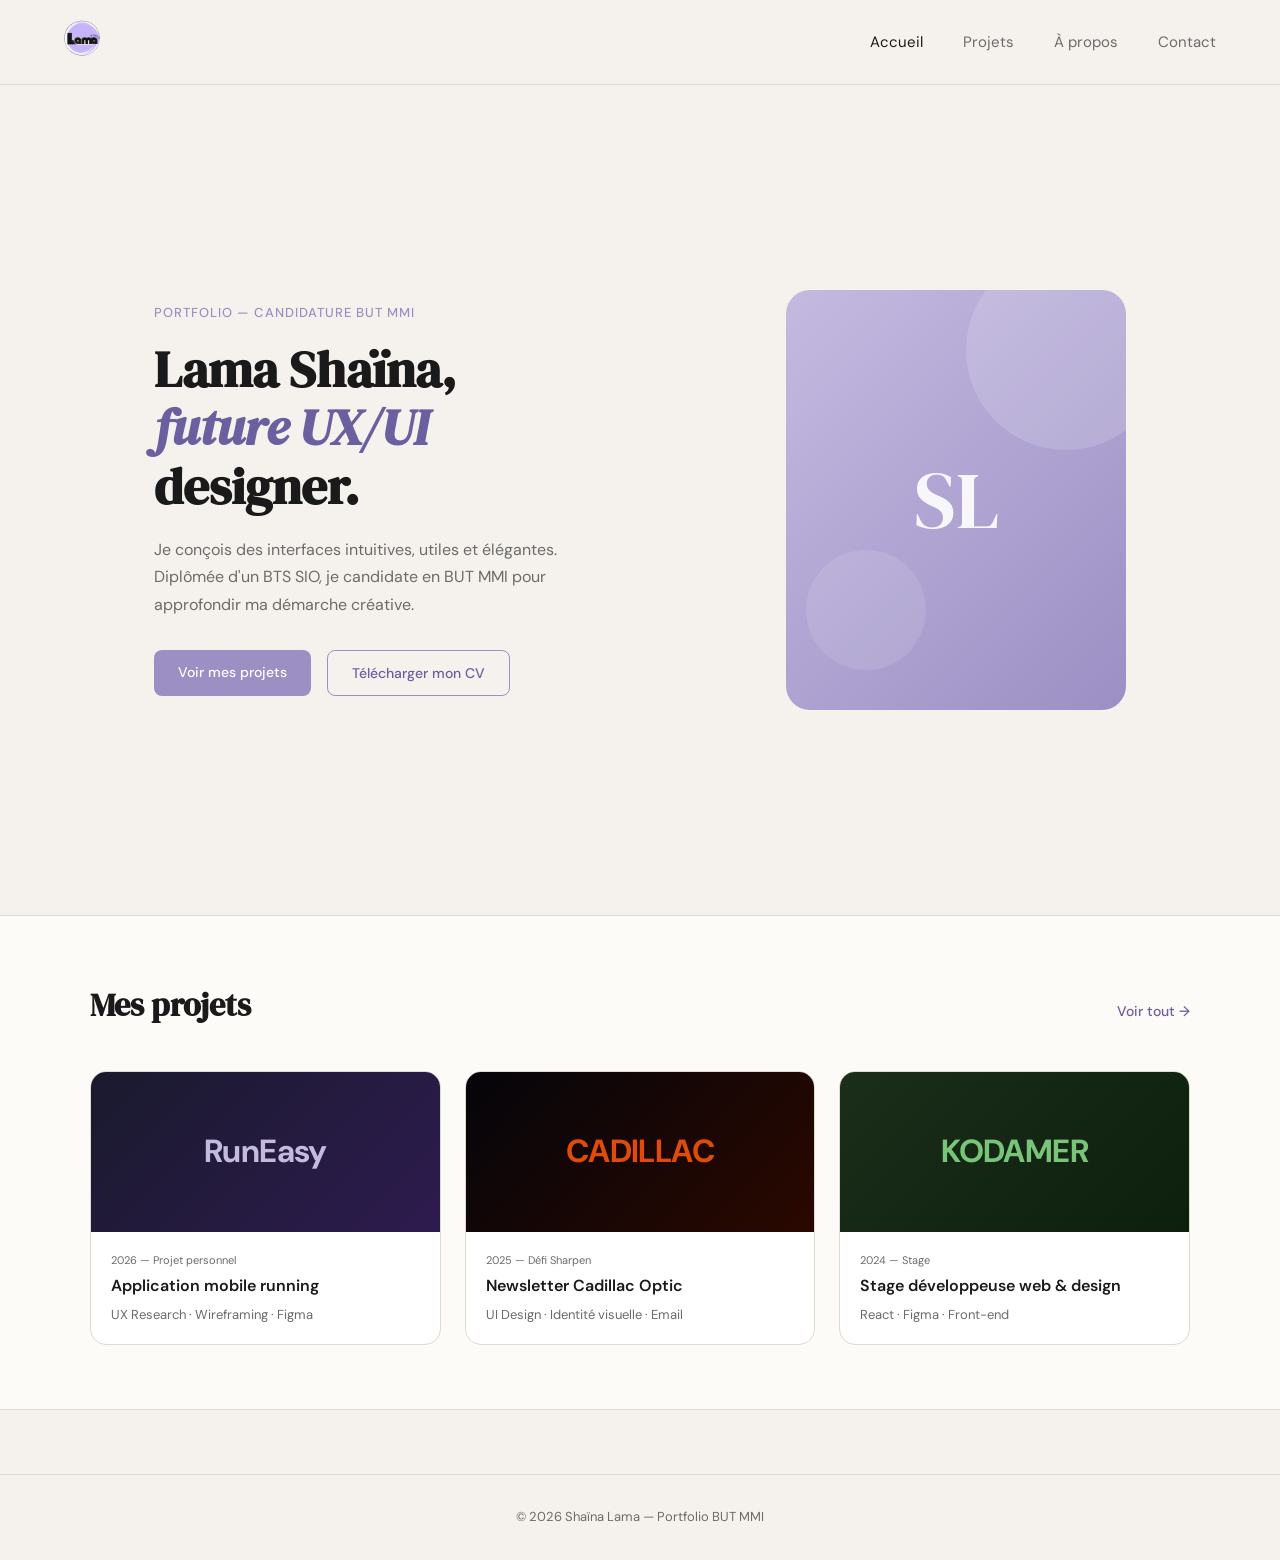
<file: index.html>
<!DOCTYPE html>
<html lang="fr">
<head>
  <meta charset="UTF-8" />
  <meta name="viewport" content="width=device-width, initial-scale=1.0"/>
  <title>Shaïna Lama — Portfolio</title>
  <link rel="stylesheet" href="style.css"/>
  <style>
    /* HERO */
    .hero {
      min-height: calc(100vh - 70px);
      display: flex;
      align-items: center;
      padding: 5rem 4rem;
      max-width: 1100px;
      margin: 0 auto;
      gap: 4rem;
    }

    .hero-content {
      flex: 1;
    }

    .hero-eyebrow {
      font-size: 13px;
      font-weight: 500;
      color: var(--violet);
      letter-spacing: 0.08em;
      text-transform: uppercase;
      margin-bottom: 1rem;
    }

    .hero h1 {
      font-family: 'DM Serif Display', serif;
      font-size: clamp(2.2rem, 4vw, 3.2rem);
      line-height: 1.15;
      color: var(--text);
      margin-bottom: 1.25rem;
    }

    .hero h1 em {
      font-style: italic;
      color: var(--violet-dark);
    }

    .hero-sub {
      font-size: 16px;
      color: var(--text-muted);
      max-width: 440px;
      margin-bottom: 2rem;
      line-height: 1.7;
    }

    .hero-btns {
      display: flex;
      gap: 1rem;
      flex-wrap: wrap;
    }

    .hero-visual {
      flex: 0 0 340px;
      height: 420px;
      background: linear-gradient(135deg, var(--violet-light) 0%, var(--violet) 100%);
      border-radius: 24px;
      display: flex;
      align-items: center;
      justify-content: center;
      position: relative;
      overflow: hidden;
    }

    .hero-visual::before {
      content: '';
      position: absolute;
      width: 200px;
      height: 200px;
      background: rgba(255,255,255,0.15);
      border-radius: 50%;
      top: -40px;
      right: -40px;
    }

    .hero-visual::after {
      content: '';
      position: absolute;
      width: 120px;
      height: 120px;
      background: rgba(255,255,255,0.1);
      border-radius: 50%;
      bottom: 40px;
      left: 20px;
    }

    .hero-initials {
      font-family: 'DM Serif Display', serif;
      font-size: 5rem;
      color: white;
      opacity: 0.9;
      z-index: 1;
    }

    /* PROJETS APERÇU */
    .projects-preview {
      background: var(--card-bg);
      border-top: 1px solid var(--border);
      border-bottom: 1px solid var(--border);
      padding: 4rem;
    }

    .projects-preview-inner {
      max-width: 1100px;
      margin: 0 auto;
    }

    .section-header {
      display: flex;
      align-items: baseline;
      justify-content: space-between;
      margin-bottom: 2.5rem;
    }

    .section-header h2 {
      font-family: 'DM Serif Display', serif;
      font-size: 2rem;
      color: var(--text);
    }

    .section-header a {
      font-size: 14px;
      color: var(--violet-dark);
      text-decoration: none;
      font-weight: 500;
    }

    .section-header a:hover {
      text-decoration: underline;
    }

    .cards-grid {
      display: grid;
      grid-template-columns: repeat(3, 1fr);
      gap: 1.5rem;
    }

    .project-card {
      background: white;
      border-radius: 16px;
      overflow: hidden;
      border: 1px solid var(--border);
      transition: transform 0.25s, box-shadow 0.25s;
      text-decoration: none;
      color: inherit;
      display: block;
    }

    .project-card:hover {
      transform: translateY(-4px);
      box-shadow: 0 12px 40px rgba(0,0,0,0.08);
    }

    .card-thumb {
      height: 160px;
      display: flex;
      align-items: center;
      justify-content: center;
      font-size: 2rem;
      font-weight: 700;
      letter-spacing: -0.02em;
    }

    .card-thumb.runeasy { background: linear-gradient(135deg, #1a1a2e 0%, #2d1b4e 100%); color: #C4BAE0; }
    .card-thumb.cadillac { background: linear-gradient(135deg, #05050A 0%, #2a0800 100%); color: #E04B0A; }
    .card-thumb.kodamer { background: linear-gradient(135deg, #1a2e1a 0%, #0d1f0d 100%); color: #7AC47A; }

    .card-body {
      padding: 1.25rem;
    }

    .card-year {
      font-size: 11px;
      color: var(--text-muted);
      margin-bottom: 4px;
    }

    .card-title {
      font-size: 16px;
      font-weight: 600;
      margin-bottom: 6px;
      color: var(--text);
    }

    .card-desc {
      font-size: 13px;
      color: var(--text-muted);
      line-height: 1.5;
    }

    @media (max-width: 768px) {
      .hero { flex-direction: column; padding: 3rem 1.5rem; min-height: auto; gap: 2rem; }
      .hero-visual { flex: none; width: 100%; height: 240px; }
      .cards-grid { grid-template-columns: 1fr; }
      .projects-preview { padding: 3rem 1.5rem; }
    }
  </style>
</head>
<body>

  <nav>
       <!--<a href="index.html" class="logo">
        <img src="logo.png" alt="logo" width="50px">
    </a>-->

      <a href="index.html" class="logo">
        <img src="logo.png" alt="logo" width="50px">
    </a>
    </div>
    <ul>
     <li><a href="index.html" class="active">Accueil</a></li>
      <li><a href="projets.html">Projets</a></li> 
      <li><a href="apropos.html">À propos</a></li>
      <li><a href="contact.html">Contact</a></li>
    </ul>
  </nav>

  <div class="hero">
    <div class="hero-content">
      <p class="hero-eyebrow fade-up">Portfolio — Candidature BUT MMI</p>
      <h1 class="fade-up-2">Lama Shaïna,<br/><em>future UX/UI</em><br/>designer.</h1>
      <p class="hero-sub fade-up-3">Je conçois des interfaces intuitives, utiles et élégantes. Diplômée d'un BTS SIO, je candidate en BUT MMI pour approfondir ma démarche créative.</p>
      <div class="hero-btns fade-up-4">
        <a href="projets.html" class="btn-primary">Voir mes projets</a>
        <a href="images/CV_Shaina_MMI.pdf" class="btn-outline" target="_blank">Télécharger mon CV</a>
      </div>
    </div>
    <div class="hero-visual fade-up-3">
      <span class="hero-initials">SL</span>
    </div>
  </div>

  <div class="projects-preview">
    <div class="projects-preview-inner">
      <div class="section-header">
        <h2>Mes projets</h2>
        <a href="projets.html">Voir tout →</a>
      </div>
      <div class="cards-grid">
        <a href="runeasy.html" class="project-card">
          <div class="card-thumb runeasy">RunEasy</div>
          <div class="card-body">
            <p class="card-year">2026 — Projet personnel</p>
            <p class="card-title">Application mobile running</p>
            <p class="card-desc">UX Research · Wireframing · Figma</p>
          </div>
        </a>
        <a href="cadillac.html" class="project-card">
          <div class="card-thumb cadillac">CADILLAC</div>
          <div class="card-body">
            <p class="card-year">2025 — Défi Sharpen</p>
            <p class="card-title">Newsletter Cadillac Optic</p>
            <p class="card-desc">UI Design · Identité visuelle · Email</p>
          </div>
        </a>
        <a href="kodamer.html" class="project-card">
          <div class="card-thumb kodamer">KODAMER</div>
          <div class="card-body">
            <p class="card-year">2024 — Stage</p>
            <p class="card-title">Stage développeuse web & design</p>
            <p class="card-desc">React · Figma · Front-end</p>
          </div>
        </a>
      </div>
    </div>
  </div>

  <footer>
    <p>© 2026 Shaïna Lama — Portfolio BUT MMI</p>
  </footer>

</body>
</html>
</file>
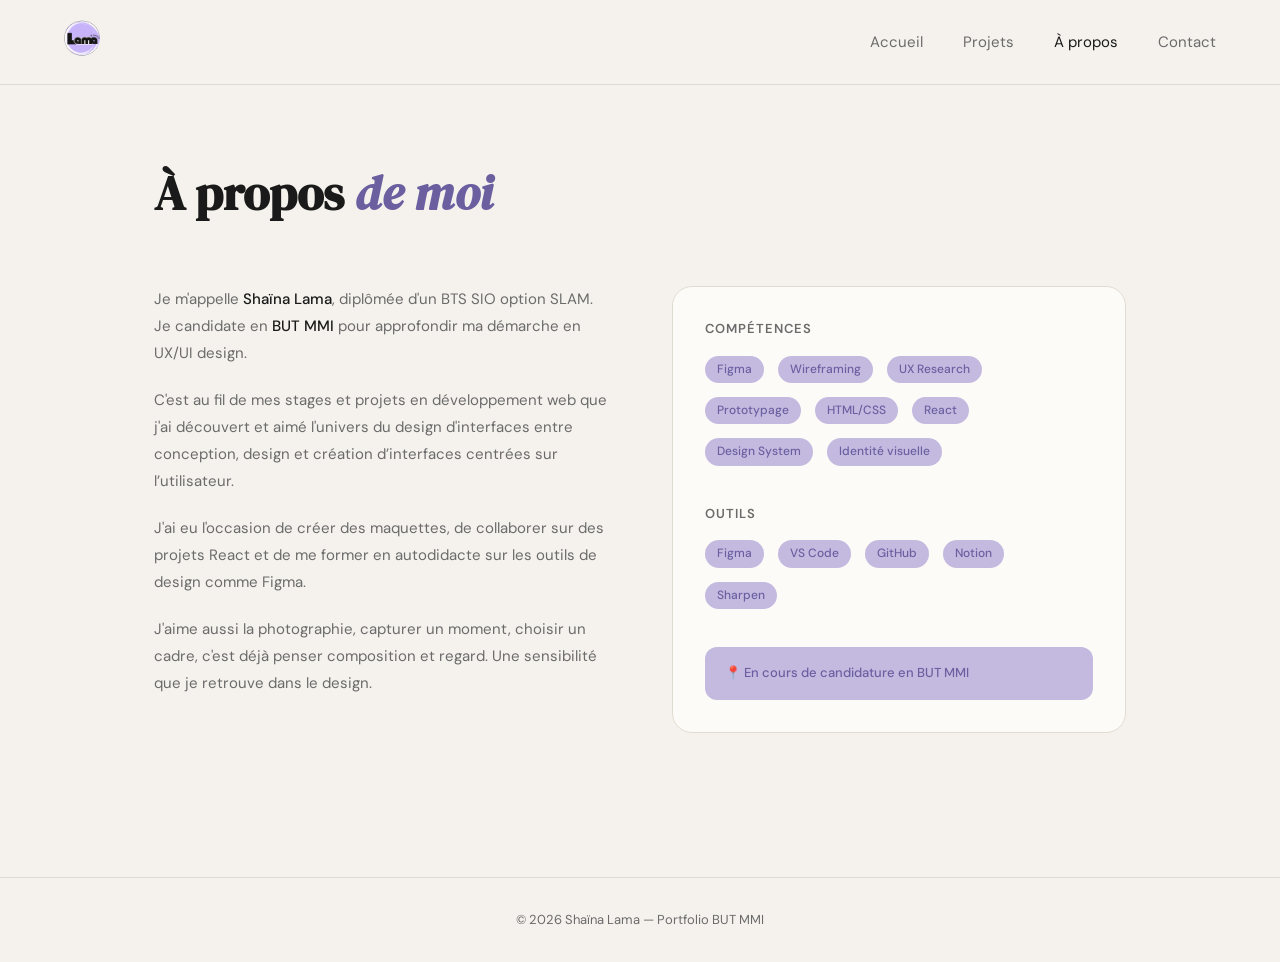
<file: apropos.html>
<!DOCTYPE html>
<html lang="fr">
<head>
  <meta charset="UTF-8"/>
  <meta name="viewport" content="width=device-width, initial-scale=1.0"/>
  <title>À propos — Shaïna Lama</title>
  <link rel="stylesheet" href="style.css"/>
  <style>
    .about-hero {
      max-width: 1100px;
      margin: 0 auto;
      padding: 5rem 4rem 3rem;
    }

    .about-hero h1 {
      font-family: 'DM Serif Display', serif;
      font-size: clamp(2rem, 4vw, 3rem);
      line-height: 1.2;
      margin-bottom: 1rem;
    }

    .about-hero h1 em {
      font-style: italic;
      color: var(--violet-dark);
    }

    .about-grid {
      max-width: 1100px;
      margin: 0 auto;
      padding: 0 4rem 5rem;
      display: grid;
      grid-template-columns: 1fr 1fr;
      gap: 4rem;
      align-items: start;
    }

    .about-text p {
      font-size: 15px;
      color: var(--text-muted);
      line-height: 1.8;
      margin-bottom: 1.25rem;
    }

    .about-text p strong {
      color: var(--text);
      font-weight: 500;
    }

    .skills-block {
      background: var(--card-bg);
      border: 1px solid var(--border);
      border-radius: 20px;
      padding: 2rem;
    }

    .skills-block h3 {
      font-size: 13px;
      font-weight: 600;
      letter-spacing: 0.08em;
      text-transform: uppercase;
      color: var(--text-muted);
      margin-bottom: 1rem;
    }

    .skills-list {
      display: flex;
      flex-wrap: wrap;
      gap: 8px;
      margin-bottom: 2rem;
    }

    .dispo-box {
      background: var(--violet-light);
      border-radius: 12px;
      padding: 1rem 1.25rem;
      margin-top: 1.5rem;
    }

    .dispo-box p {
      font-size: 13px;
      color: var(--violet-dark);
      font-weight: 500;
      margin: 0;
    }

    @media (max-width: 768px) {
      .about-hero { padding: 3rem 1.5rem 2rem; }
      .about-grid { grid-template-columns: 1fr; padding: 0 1.5rem 3rem; gap: 2rem; }
    }
  </style>
</head>
<body>

  <nav>
    <a href="index.html" class="logo">
        <img src="logo.png" alt="logo" width="50px">
    </a>
    </div>
    <ul>
      <li><a href="index.html">Accueil</a></li>
      <li><a href="projets.html">Projets</a></li>
      <li><a href="apropos.html" class="active">À propos</a></li>
      <li><a href="contact.html">Contact</a></li>
    </ul>
  </nav>

  <div class="about-hero">
    <h1 class="fade-up">À propos <em>de moi</em></h1>
  </div>

  <div class="about-grid">
    <div class="about-text fade-up-2">
      <p>Je m'appelle <strong>Shaïna Lama</strong>, diplômée d'un BTS SIO option SLAM. Je candidate en <strong>BUT MMI</strong> pour approfondir ma démarche en UX/UI design.</p>
      <p>C'est au fil de mes stages et projets en développement web que j'ai découvert et aimé l'univers du design d'interfaces entre conception, design et création d’interfaces centrées sur l’utilisateur.</p>
      <p>J'ai eu l'occasion de créer des maquettes, de collaborer sur des projets React et de me former en autodidacte sur les outils de design comme Figma.</p>
      <p>J'aime aussi la photographie, capturer un moment, choisir un cadre, c'est déjà penser composition et regard. Une sensibilité que je retrouve dans le design.</p>
    </div>

    <div class="fade-up-3">
      <div class="skills-block">
        <h3>Compétences</h3>
        <div class="skills-list">
          <span class="tag">Figma</span>
          <span class="tag">Wireframing</span>
          <span class="tag">UX Research</span>
          <span class="tag">Prototypage</span>
          <span class="tag">HTML/CSS</span>
          <span class="tag">React</span>
          <span class="tag">Design System</span>
          <span class="tag">Identité visuelle</span>
        </div>

        <h3>Outils</h3>
        <div class="skills-list">
          <span class="tag">Figma</span>
          <span class="tag">VS Code</span>
          <span class="tag">GitHub</span>
          <span class="tag">Notion</span>
          <span class="tag">Sharpen</span>
        </div>

        <div class="dispo-box">
          <p>📍 En cours de candidature en BUT MMI</p>
        </div>
      </div>
    </div>
  </div>

  <footer>
    <p>© 2026 Shaïna Lama — Portfolio BUT MMI</p>
  </footer>

</body>
</html>
</file>
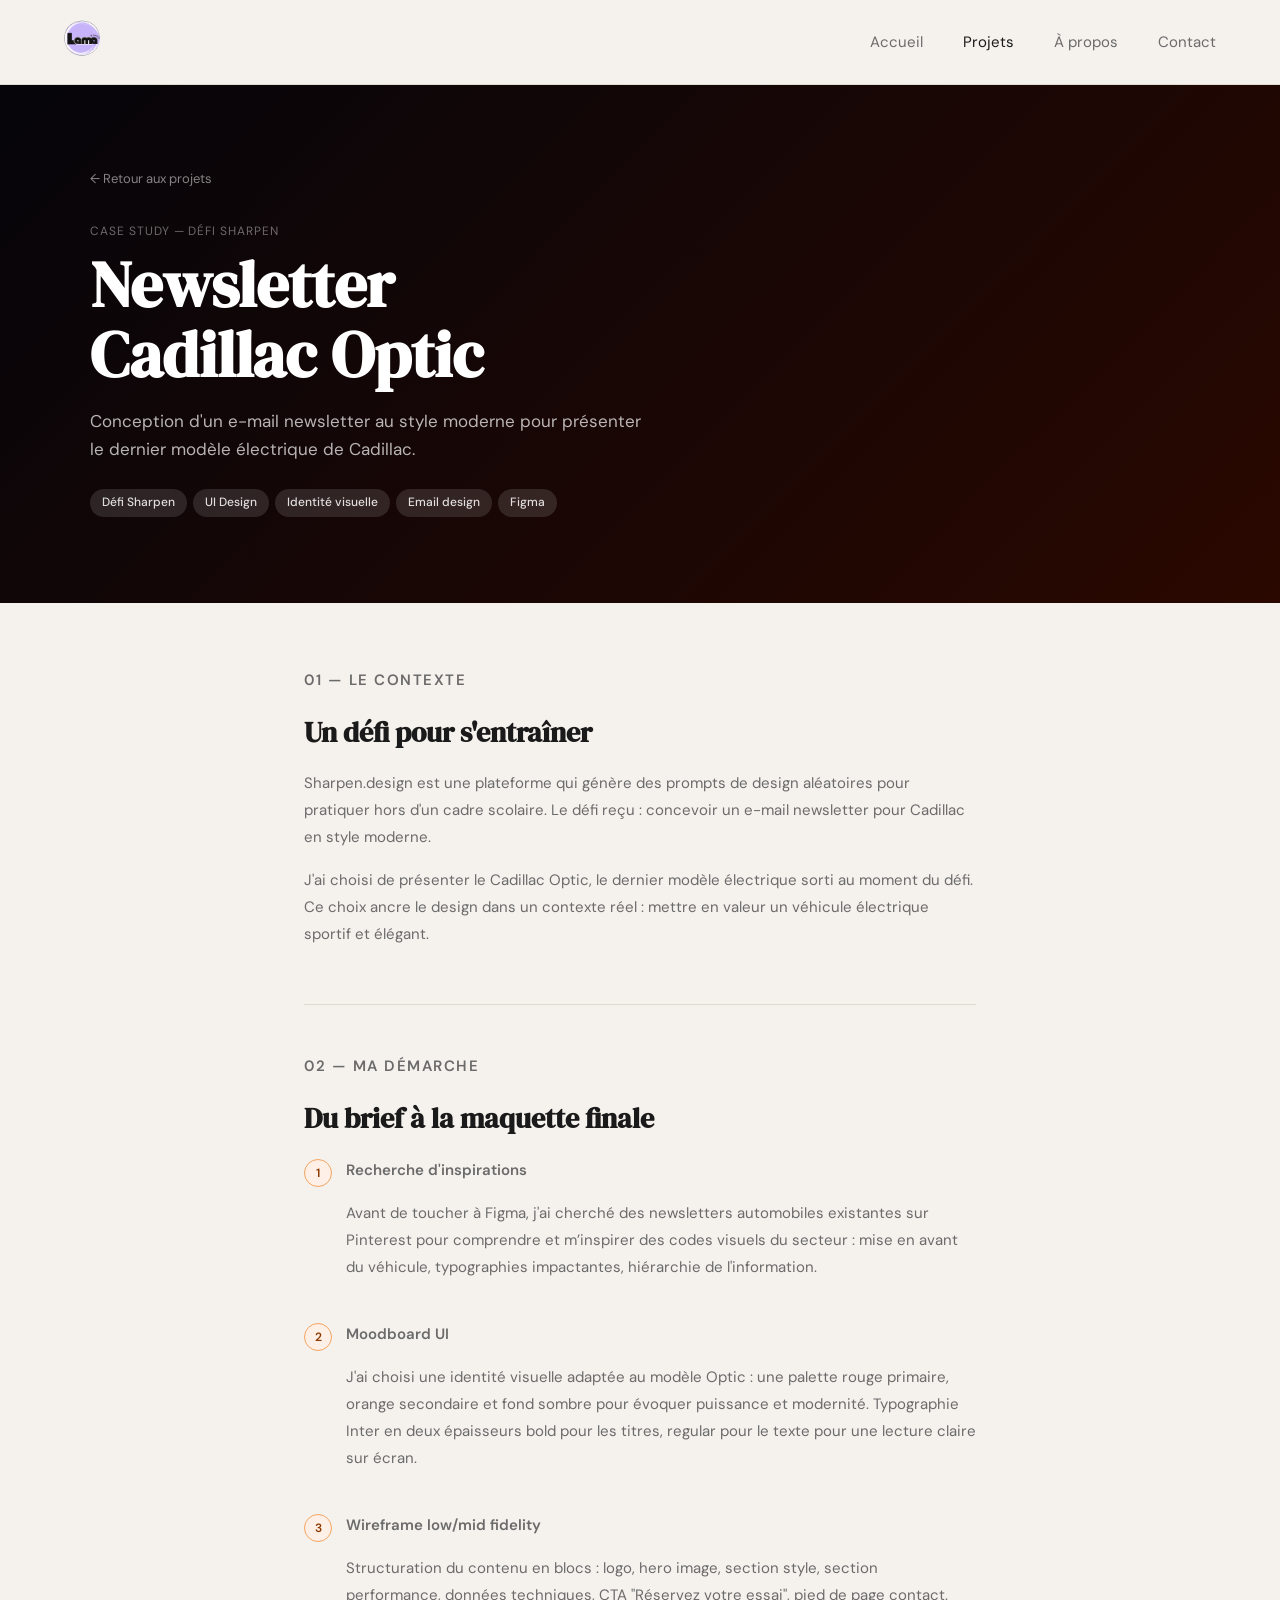
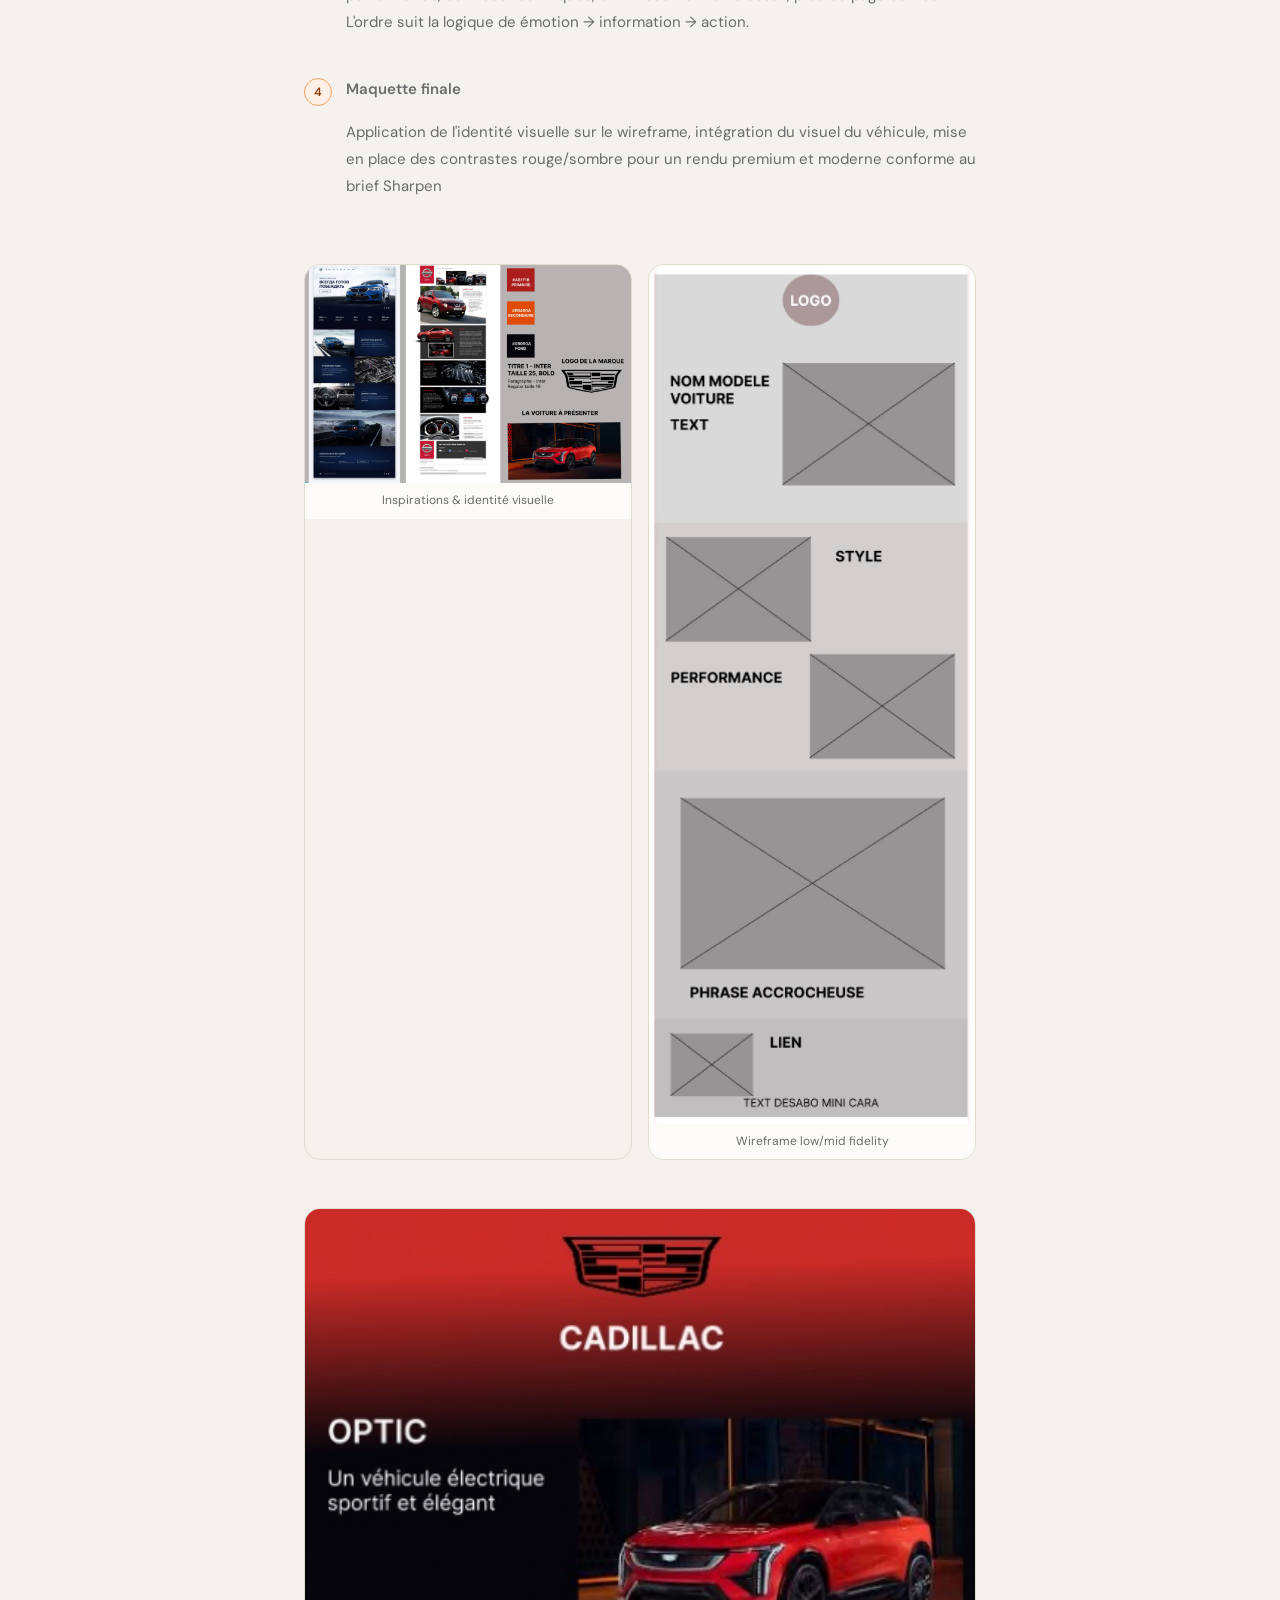
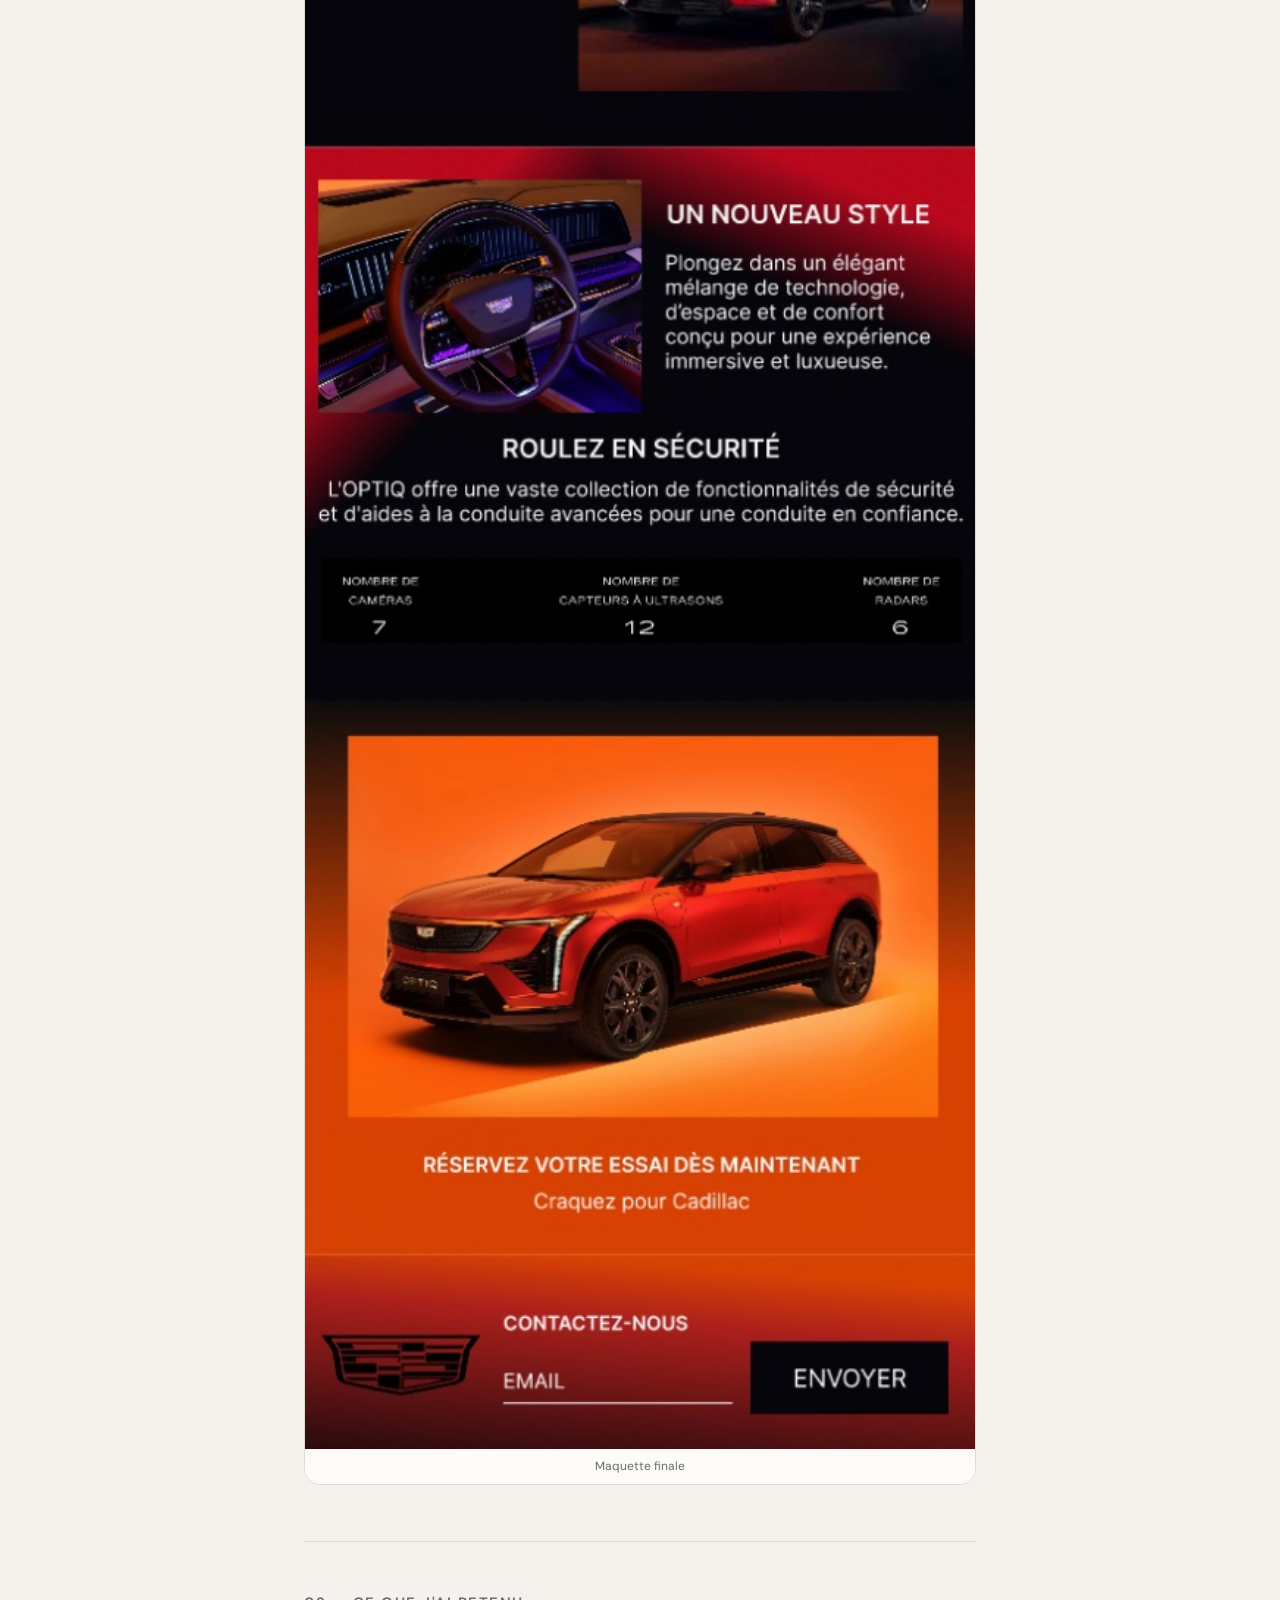
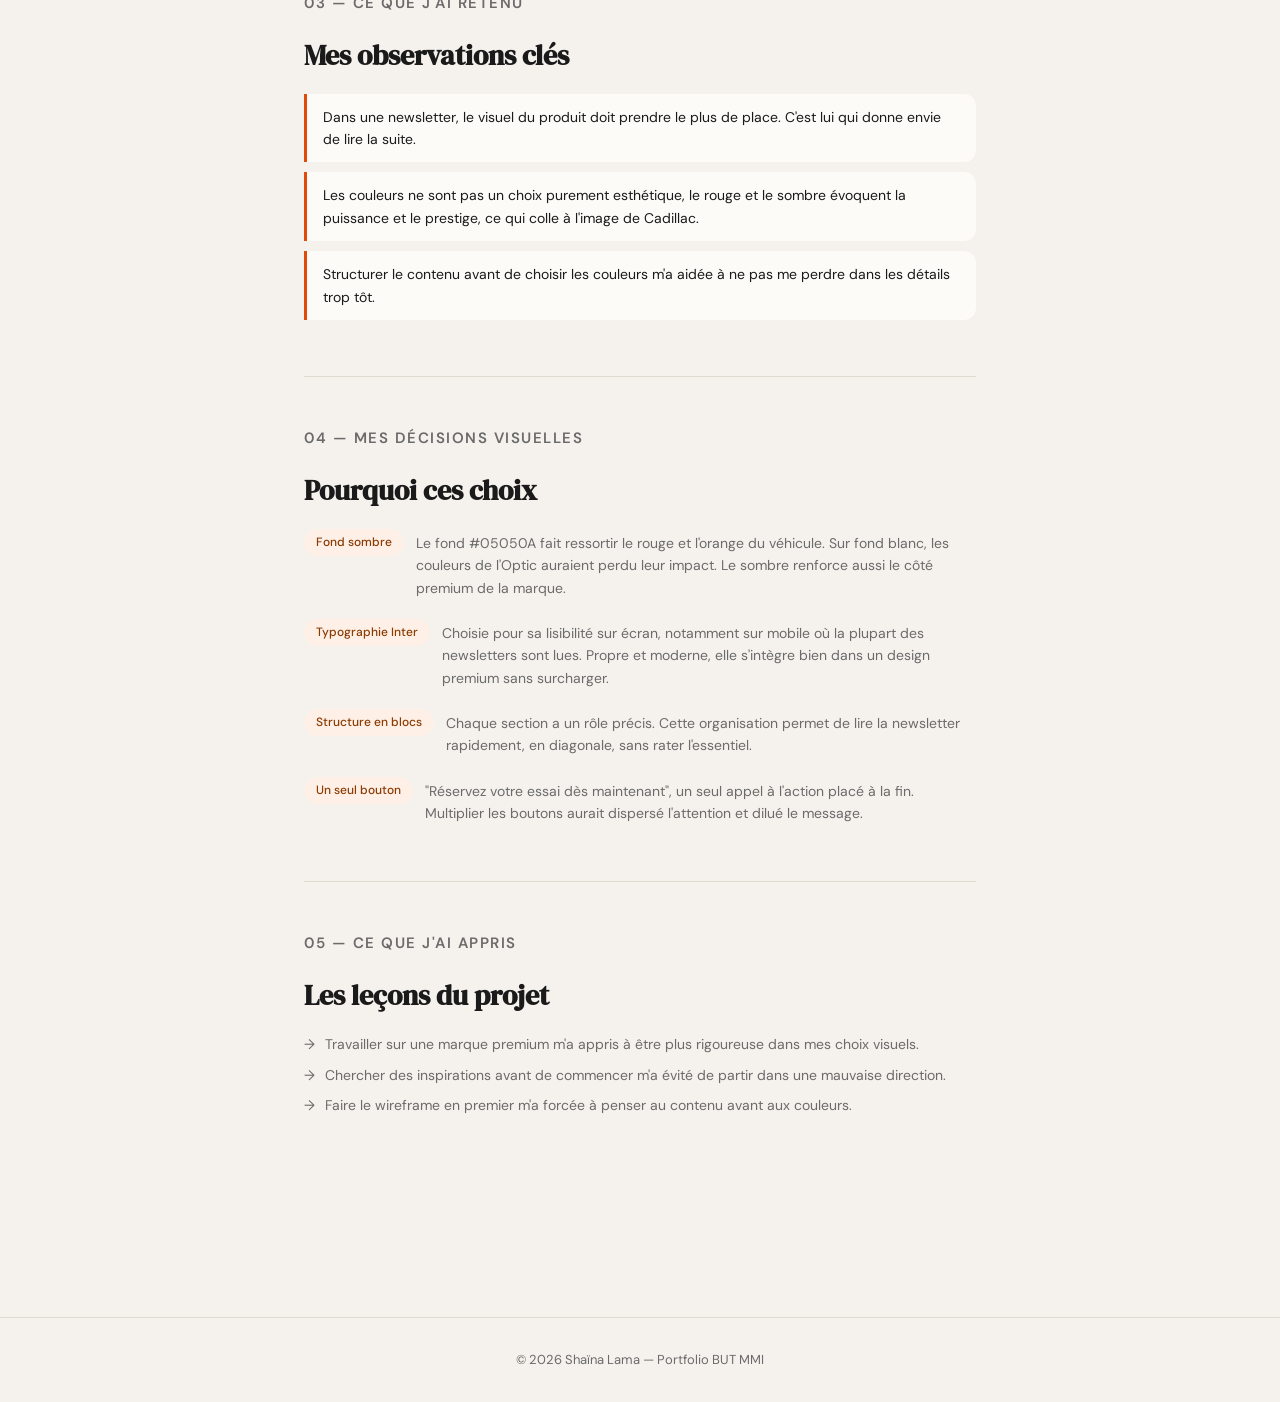
<file: cadillac.html>
<!DOCTYPE html>
<html lang="fr">
<head>
  <meta charset="UTF-8"/>
  <meta name="viewport" content="width=device-width, initial-scale=1.0"/>
  <title>Newsletter Cadillac — Shaïna Lama</title>
  <link rel="stylesheet" href="style.css"/>
  <style>
    .cs-hero { background:linear-gradient(135deg,#05050A 0%,#2a0800 100%); padding:5rem 4rem; color:white; }
    .cs-hero-inner { max-width:1100px; margin:0 auto; }
    .back-link { display:inline-flex; align-items:center; gap:6px; font-size:13px; color:rgba(255,255,255,0.5); text-decoration:none; margin-bottom:2rem; transition:color 0.2s; }
    .back-link:hover { color:white; }
    .cs-hero h1 { font-family:'DM Serif Display',serif; font-size:clamp(2.5rem,5vw,4rem); line-height:1.1; margin-bottom:1rem; color:white; }
    .cs-hero p { font-size:17px; color:rgba(255,255,255,0.7); max-width:560px; line-height:1.7; margin-bottom:1.5rem; }
    .cs-hero .tag { background:rgba(255,255,255,0.12); color:rgba(255,255,255,0.85); }
    .cs-body { max-width:800px; margin:0 auto; padding:4rem 4rem 5rem; }
    .cs-section { margin-bottom:3.5rem; }
    .cs-label { font-size:11px; font-weight:600; letter-spacing:0.1em; text-transform:uppercase; color:#E04B0A; margin-bottom:1rem; }
    .cs-section h2 { font-family:'DM Serif Display',serif; font-size:1.75rem; margin-bottom:1rem; color:var(--text); }
    .cs-section p { font-size:15px; color:var(--text-muted); line-height:1.8; margin-bottom:1rem; }
    .step-row { display:flex; gap:14px; margin-bottom:1.5rem; align-items:flex-start; }
    .step-num { width:28px; height:28px; border-radius:50%; background:#FEF0E7; border:1.5px solid #F4A460; display:flex; align-items:center; justify-content:center; font-size:12px; font-weight:600; color:#8B3A00; flex-shrink:0; margin-top:2px; }
    .step-title { font-size:14px; font-weight:600; color:var(--text); margin:0 0 3px; }
    .step-desc { font-size:14px; color:var(--text-muted); margin:0; line-height:1.6; }
    .insight { border-left:3px solid #E04B0A; padding:0.75rem 1rem; background:var(--card-bg); border-radius:0 12px 12px 0; margin-bottom:10px; font-size:14px; color:var(--text); line-height:1.6; }
    .choice-item { display:flex; gap:12px; margin-bottom:1.25rem; align-items:flex-start; }
    .choice-chip { font-size:12px; font-weight:500; background:#FEF0E7; color:#8B3A00; padding:4px 12px; border-radius:20px; white-space:nowrap; flex-shrink:0; }
    .choice-item p { font-size:14px; color:var(--text-muted); line-height:1.6; margin:0; padding-top:3px; }
    .next-item { display:flex; gap:10px; font-size:14px; color:var(--text-muted); line-height:1.6; margin-bottom:8px; }
    .divider { border:none; border-top:1px solid var(--border); margin:3rem 0; }
    .img-block { margin:1.5rem 0; border-radius:16px; overflow:hidden; border:1px solid var(--border); }
    .img-block img { width:100%; display:block; }
    .img-caption { font-size:12px; color:var(--text-muted); text-align:center; padding:0.5rem; background:var(--card-bg); }
    .img-grid { display:grid; grid-template-columns:1fr 1fr; gap:1rem; margin:1.5rem 0; }
    @media (max-width:768px) { .cs-hero{padding:3rem 1.5rem;} .cs-body{padding:3rem 1.5rem;} .img-grid{grid-template-columns:1fr;} }
  </style>
</head>
<body>
  <nav>
    <!--<a href="index.html" class="logo">
        <img src="logo.png" alt="logo" width="50px">
    </a>-->

    <a href="index.html" class="logo">
      <img src="logo.png" alt="logo" width="50px">
  </a>
    <ul>
      <li><a href="index.html">Accueil</a></li>
      <li><a href="projets.html" class="active">Projets</a></li>
      <li><a href="apropos.html">À propos</a></li>
      <li><a href="contact.html">Contact</a></li>
    </ul>
  </nav>

  <div class="cs-hero">
    <div class="cs-hero-inner">
      <a href="projets.html" class="back-link">← Retour aux projets</a>
      <p style="font-size:12px;color:rgba(255,255,255,0.4);margin-bottom:8px;text-transform:uppercase;letter-spacing:0.08em;">Case study — Défi Sharpen</p>
      <h1>Newsletter<br/>Cadillac Optic</h1>
      <p>Conception d'un e-mail newsletter au style moderne pour présenter le dernier modèle électrique de Cadillac.</p>
      <span class="tag">Défi Sharpen</span><span class="tag">UI Design</span><span class="tag">Identité visuelle</span><span class="tag">Email design</span><span class="tag">Figma</span>
    </div>
  </div>

  <div class="cs-body">
    <div class="cs-section">
      <p class="cs-label">01 — Le contexte</p>
      <h2>Un défi pour s'entraîner</h2>
      <p>Sharpen.design est une plateforme qui génère des prompts de design aléatoires pour pratiquer hors d'un cadre scolaire. Le défi reçu : concevoir un e-mail newsletter pour Cadillac en style moderne.</p>
      <p>J'ai choisi de présenter le Cadillac Optic, le dernier modèle électrique sorti au moment du défi. Ce choix ancre le design dans un contexte réel : mettre en valeur un véhicule électrique sportif et élégant.</p>
    </div>

    <hr class="divider"/>

    <div class="cs-section">
      <p class="cs-label">02 — Ma démarche</p>
      <h2>Du brief à la maquette finale</h2>
      <div class="step-row">
        <div class="step-num">1</div>
        <div><p class="step-title">Recherche d'inspirations</p><p class="step-desc">Avant de toucher à Figma, j'ai cherché des newsletters automobiles existantes sur Pinterest pour comprendre et m’inspirer des codes visuels du secteur : mise en avant du véhicule, typographies impactantes, hiérarchie de l'information.</p></div>
      </div>
      <div class="step-row">
        <div class="step-num">2</div>
        <div><p class="step-title">Moodboard UI</p><p class="step-desc">J'ai choisi une identité visuelle adaptée au modèle Optic : une palette rouge primaire, orange secondaire et fond sombre pour évoquer puissance et modernité.
          Typographie Inter en deux épaisseurs bold pour les titres, regular pour le texte pour une lecture claire sur écran.</p></div>
      </div>
      <div class="step-row">
        <div class="step-num">3</div>
        <div><p class="step-title">Wireframe low/mid fidelity</p><p class="step-desc">Structuration du contenu en blocs : logo, hero image, section style, section performance, données techniques, CTA "Réservez votre essai", pied de page contact. L'ordre suit la logique de émotion → information → action.</p></div>
      </div>
      <div class="step-row">
        <div class="step-num">4</div>
        <div><p class="step-title">Maquette finale</p><p class="step-desc">Application de l'identité visuelle sur le wireframe, intégration du visuel du véhicule, mise en place des contrastes rouge/sombre pour un rendu premium et moderne conforme au brief Sharpen</p></div>
      </div>

      <div class="img-grid">
        <div class="img-block"><img src="img-cadillac-moodboard.png" alt="Inspirations et identité visuelle"/><div class="img-caption">Inspirations & identité visuelle</div></div>
        <div class="img-block"><img src="img-cadillac-wireframe.png" alt="Wireframe Cadillac"/><div class="img-caption">Wireframe low/mid fidelity</div></div>
      </div>
      <div class="img-block"><img src="img-cadillac-final.png" alt="Maquette finale newsletter Cadillac"/><div class="img-caption">Maquette finale</div></div>
    </div>

    <hr class="divider"/>

    <div class="cs-section">
      <p class="cs-label">03 — Ce que j'ai retenu</p>
      <h2>Mes observations clés</h2>
      <div class="insight">Dans une newsletter, le visuel du produit doit prendre le plus de place. C'est lui qui donne envie de lire la suite.</div>
      <div class="insight">Les couleurs ne sont pas un choix purement esthétique, le rouge et le sombre évoquent la puissance et le prestige, ce qui colle à l'image de Cadillac.</div>
      <div class="insight">Structurer le contenu avant de choisir les couleurs m'a aidée à ne pas me perdre dans les détails trop tôt.</div>
    </div>

    <hr class="divider"/>

    <div class="cs-section">
      <p class="cs-label">04 — Mes décisions visuelles</p>
      <h2>Pourquoi ces choix</h2>
      <div class="choice-item"><span class="choice-chip">Fond sombre</span><p>Le fond #05050A fait ressortir le rouge et l'orange du véhicule. Sur fond blanc, les couleurs de l'Optic auraient perdu leur impact. Le sombre renforce aussi le côté premium de la marque.</p></div>
      <div class="choice-item"><span class="choice-chip">Typographie Inter</span><p>Choisie pour sa lisibilité sur écran, notamment sur mobile où la plupart des newsletters sont lues. Propre et moderne, elle s'intègre bien dans un design premium sans surcharger.</p></div>
      <div class="choice-item"><span class="choice-chip">Structure en blocs</span><p>Chaque section a un rôle précis. Cette organisation permet de lire la newsletter rapidement, en diagonale, sans rater l'essentiel.</p></div>
      <div class="choice-item"><span class="choice-chip">Un seul bouton</span><p>"Réservez votre essai dès maintenant", un seul appel à l'action placé à la fin. Multiplier les boutons aurait dispersé l'attention et dilué le message.</p></div>
    </div>

    <hr class="divider"/>

    <div class="cs-section">
      <p class="cs-label">05 — Ce que j'ai appris</p>
      <h2>Les leçons du projet</h2>
      <div class="next-item"><span>→</span> Travailler sur une marque premium m'a appris à être plus rigoureuse dans mes choix visuels.</div>
      <div class="next-item"><span>→</span> Chercher des inspirations avant de commencer m'a évité de partir dans une mauvaise direction.</div>
      <div class="next-item"><span>→</span> Faire le wireframe en premier m'a forcée à penser au contenu avant aux couleurs.</div>
    </div>
  </div>

  <footer><p>© 2026 Shaïna Lama — Portfolio BUT MMI</p></footer>
</body>
</html>
</file>
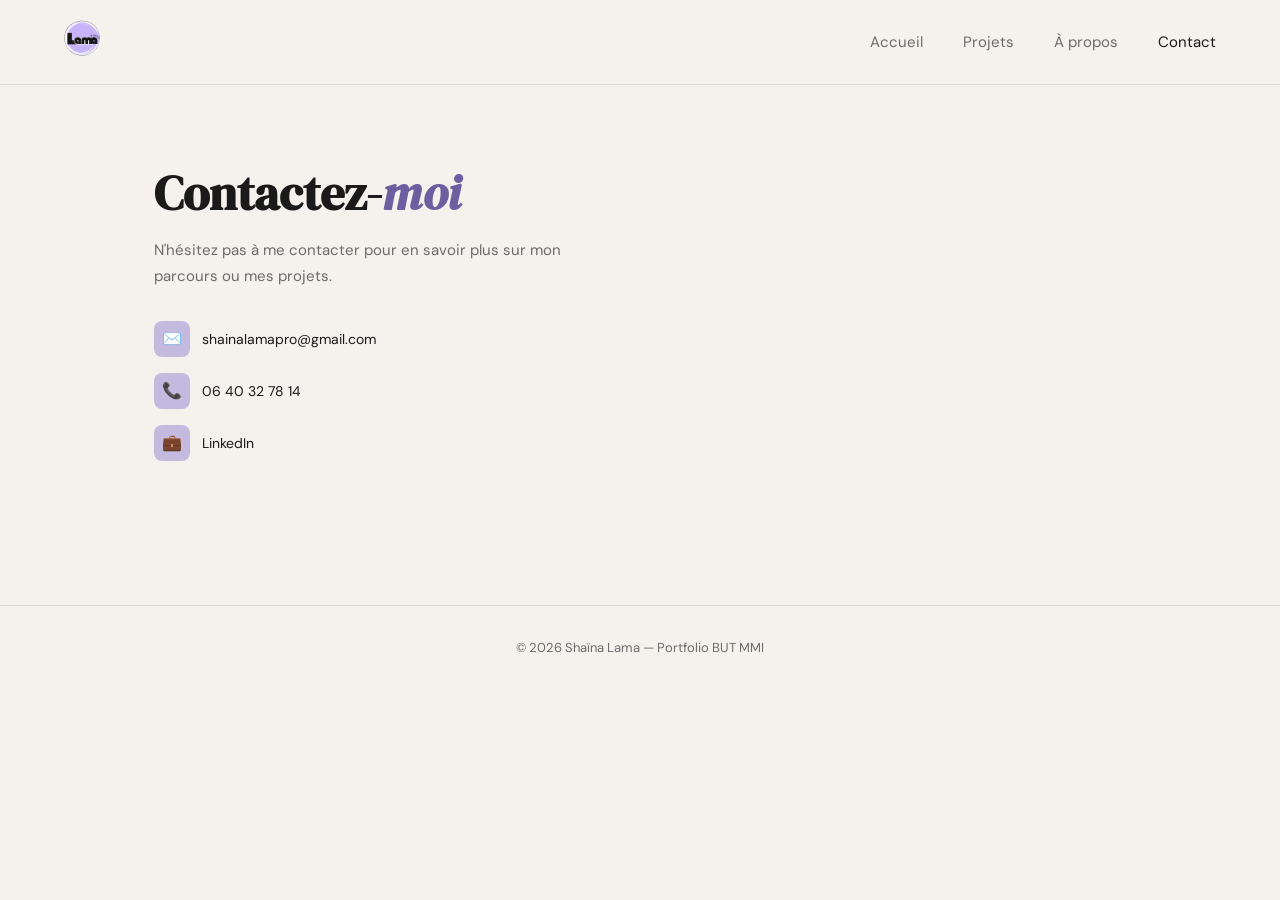
<file: contact.html>
<!DOCTYPE html>
<html lang="fr">
<head>
  <meta charset="UTF-8"/>
  <meta name="viewport" content="width=device-width, initial-scale=1.0"/>
  <title>Contact — Shaïna Lama</title>
  <link rel="stylesheet" href="style.css"/>
  <style>
    .contact-wrap {
      max-width: 1100px;
      margin: 0 auto;
      padding: 5rem 4rem;
      display: grid;
      grid-template-columns: 1fr 1fr;
      gap: 5rem;
      align-items: start;
    }

    .contact-left h1 {
      font-family: 'DM Serif Display', serif;
      font-size: clamp(2rem, 4vw, 3rem);
      line-height: 1.2;
      margin-bottom: 1rem;
    }

    .contact-left h1 em { font-style: italic; color: var(--violet-dark); }

    .contact-left p {
      font-size: 15px;
      color: var(--text-muted);
      line-height: 1.7;
      margin-bottom: 2rem;
    }

    .contact-info {
      display: flex;
      flex-direction: column;
      gap: 1rem;
    }

    .contact-item {
      display: flex;
      align-items: center;
      gap: 12px;
      font-size: 14px;
      color: var(--text);
      text-decoration: none;
    }

    .contact-item:hover { color: var(--violet-dark); }

    .contact-icon {
      width: 36px;
      height: 36px;
      background: var(--violet-light);
      border-radius: 8px;
      display: flex;
      align-items: center;
      justify-content: center;
      font-size: 16px;
      flex-shrink: 0;
    }

    .contact-form {
      background: var(--card-bg);
      border: 1px solid var(--border);
      border-radius: 20px;
      padding: 2rem;
    }

    .form-group {
      margin-bottom: 1.25rem;
    }

    .form-group label {
      display: block;
      font-size: 13px;
      font-weight: 500;
      color: var(--text);
      margin-bottom: 6px;
    }

    .form-group input,
    .form-group textarea {
      width: 100%;
      padding: 0.75rem 1rem;
      border: 1.5px solid var(--border);
      border-radius: 10px;
      font-family: 'DM Sans', sans-serif;
      font-size: 14px;
      background: white;
      color: var(--text);
      transition: border-color 0.2s;
      outline: none;
    }

    .form-group input:focus,
    .form-group textarea:focus {
      border-color: var(--violet);
    }

    .form-group textarea {
      height: 120px;
      resize: vertical;
    }

    @media (max-width: 768px) {
      .contact-wrap { grid-template-columns: 1fr; padding: 3rem 1.5rem; gap: 2.5rem; }
    }
  </style>
</head>
<body>

  <nav>
    <a href="index.html" class="logo">
        <img src="logo.png" alt="logo" width="50px">
    </a>
    </div>
    <ul>
      <li><a href="index.html">Accueil</a></li>
      <li><a href="projets.html">Projets</a></li>
      <li><a href="apropos.html">À propos</a></li>
      <li><a href="contact.html" class="active">Contact</a></li>
    </ul>
  </nav>

  <div class="contact-wrap">
    <div class="contact-left fade-up">
      <h1>Contactez-<em>moi</em></h1>
      <p>N'hésitez pas à me contacter pour en savoir plus sur mon parcours ou mes projets.</p>
      <div class="contact-info">
        <a href="mailto:shainalamapro@gmail.com" class="contact-item">
          <div class="contact-icon">✉️</div>
          shainalamapro@gmail.com
        </a>
        <a href="tel:0640327814" class="contact-item">
          <div class="contact-icon">📞</div>
          06 40 32 78 14
        </a>
        <a href="https://linkedin.com" target="_blank" class="contact-item">
          <div class="contact-icon">💼</div>
          LinkedIn
        </a>
      </div>
    </div>

    <!--<div class="contact-form fade-up-2">
      <div class="form-group">
        <label>Nom</label>
        <input type="text" placeholder="Votre nom"/>
      </div>
      <div class="form-group">
        <label>Adresse mail</label>
        <input type="email" placeholder="votre@mail.com"/>
      </div>
      <div class="form-group">
        <label>Message</label>
        <textarea placeholder="Votre message..."></textarea>
      </div>
      <button class="btn-primary" style="width:100%;">Envoyer</button>
    </div>-->
  </div>

  <footer>
    <p>© 2026 Shaïna Lama — Portfolio BUT MMI</p>
  </footer>

</body>
</html>
</file>
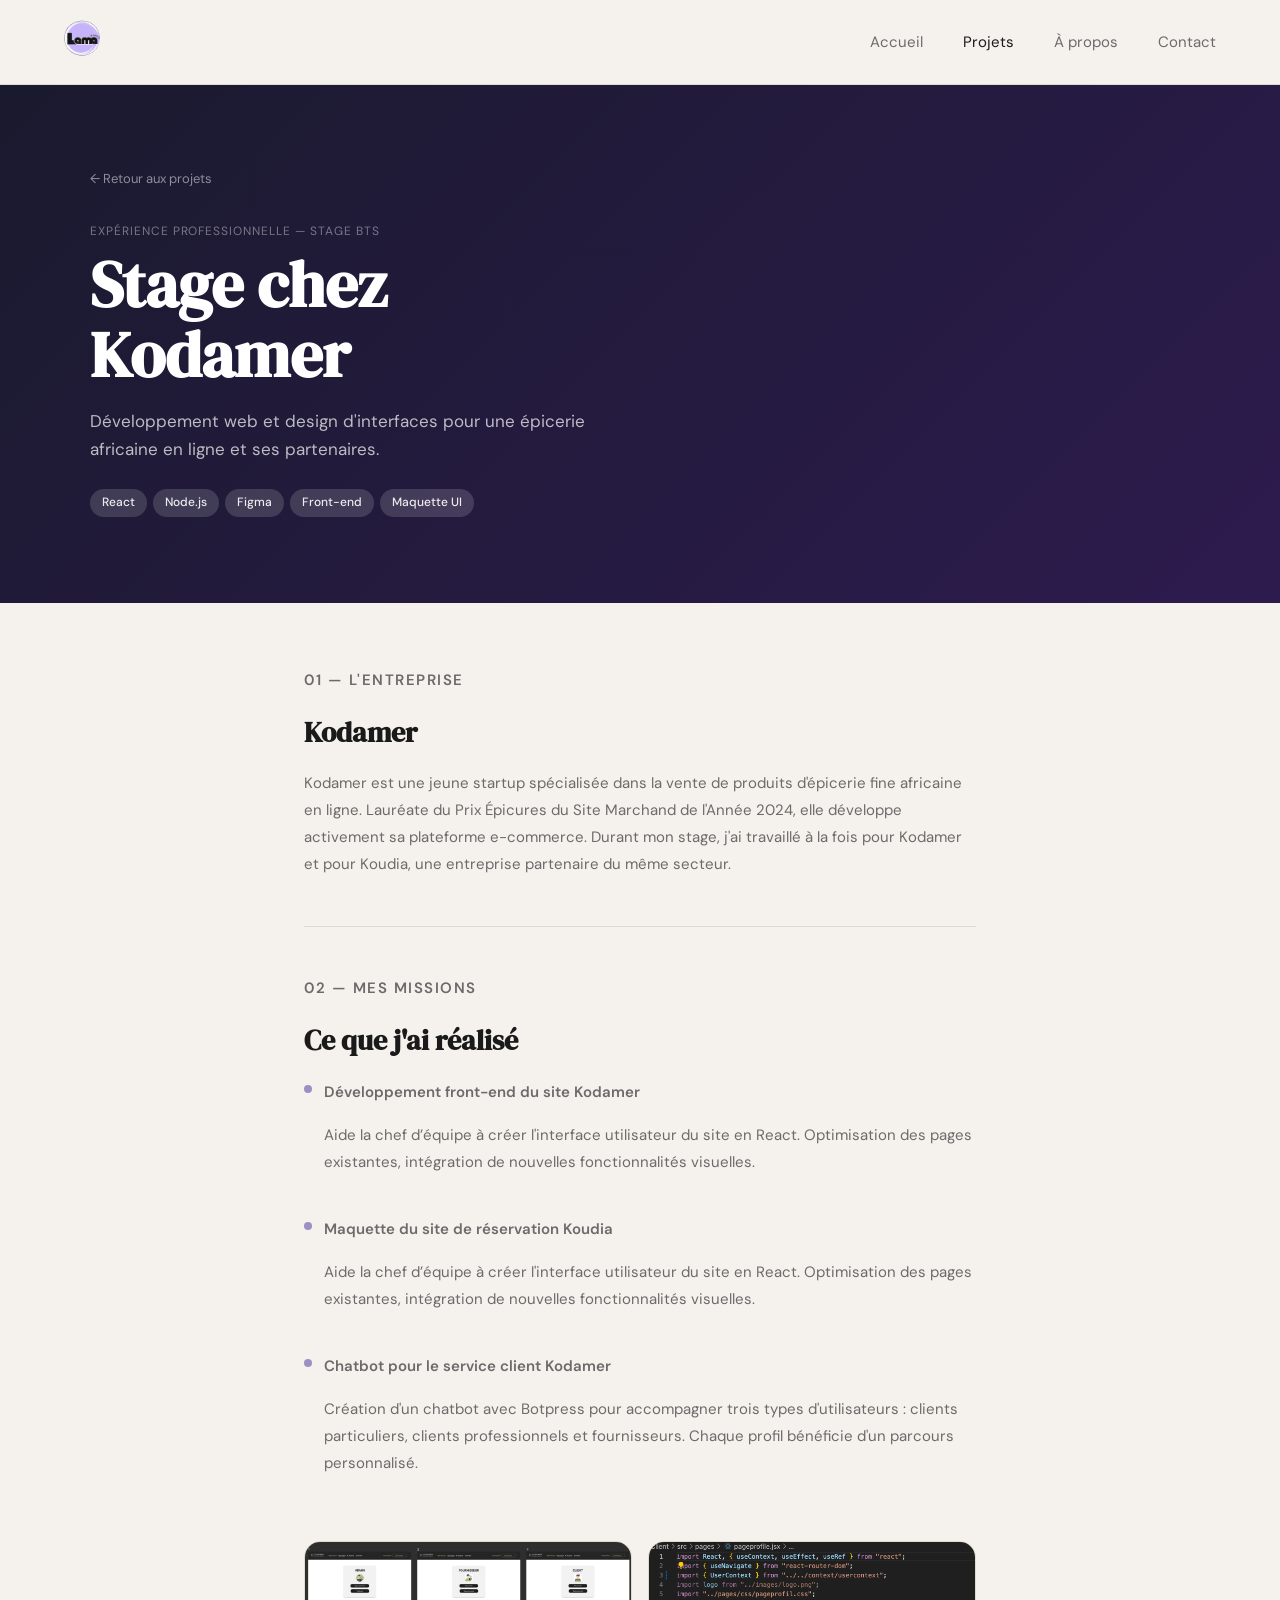
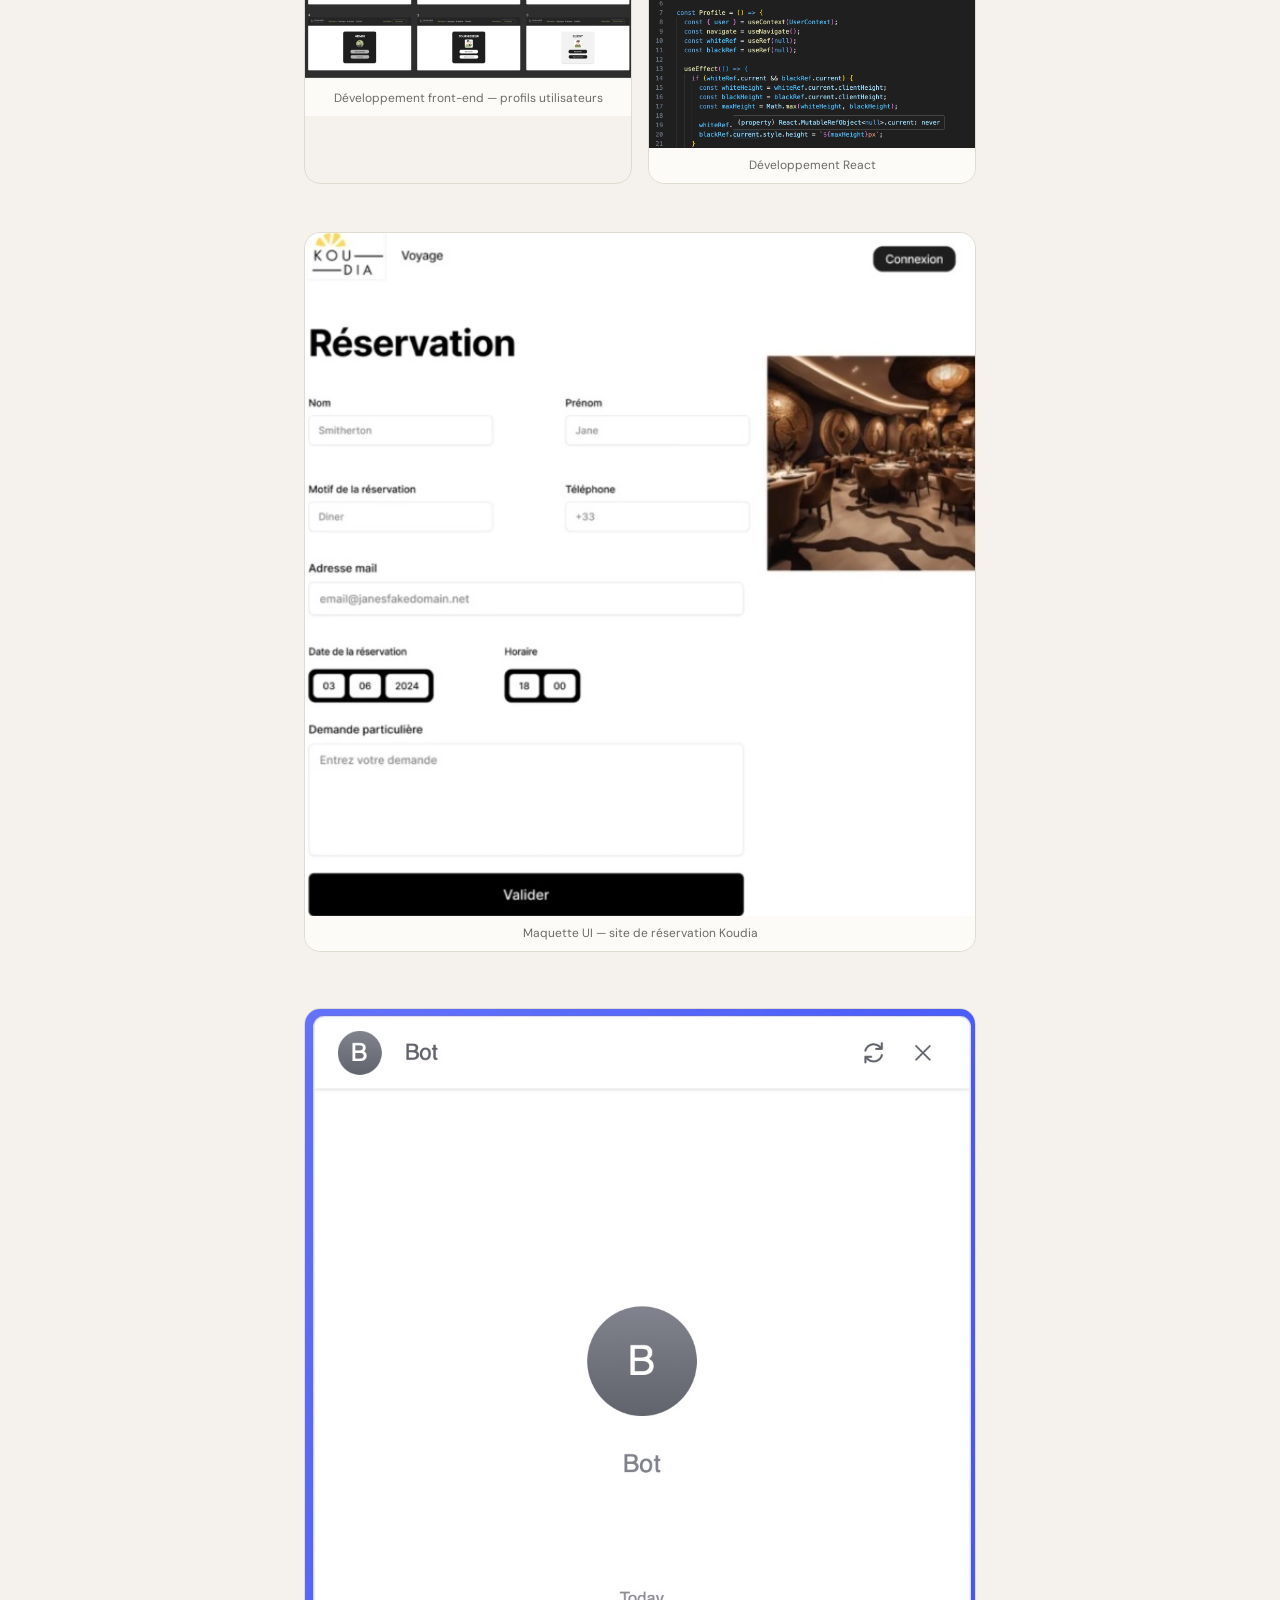
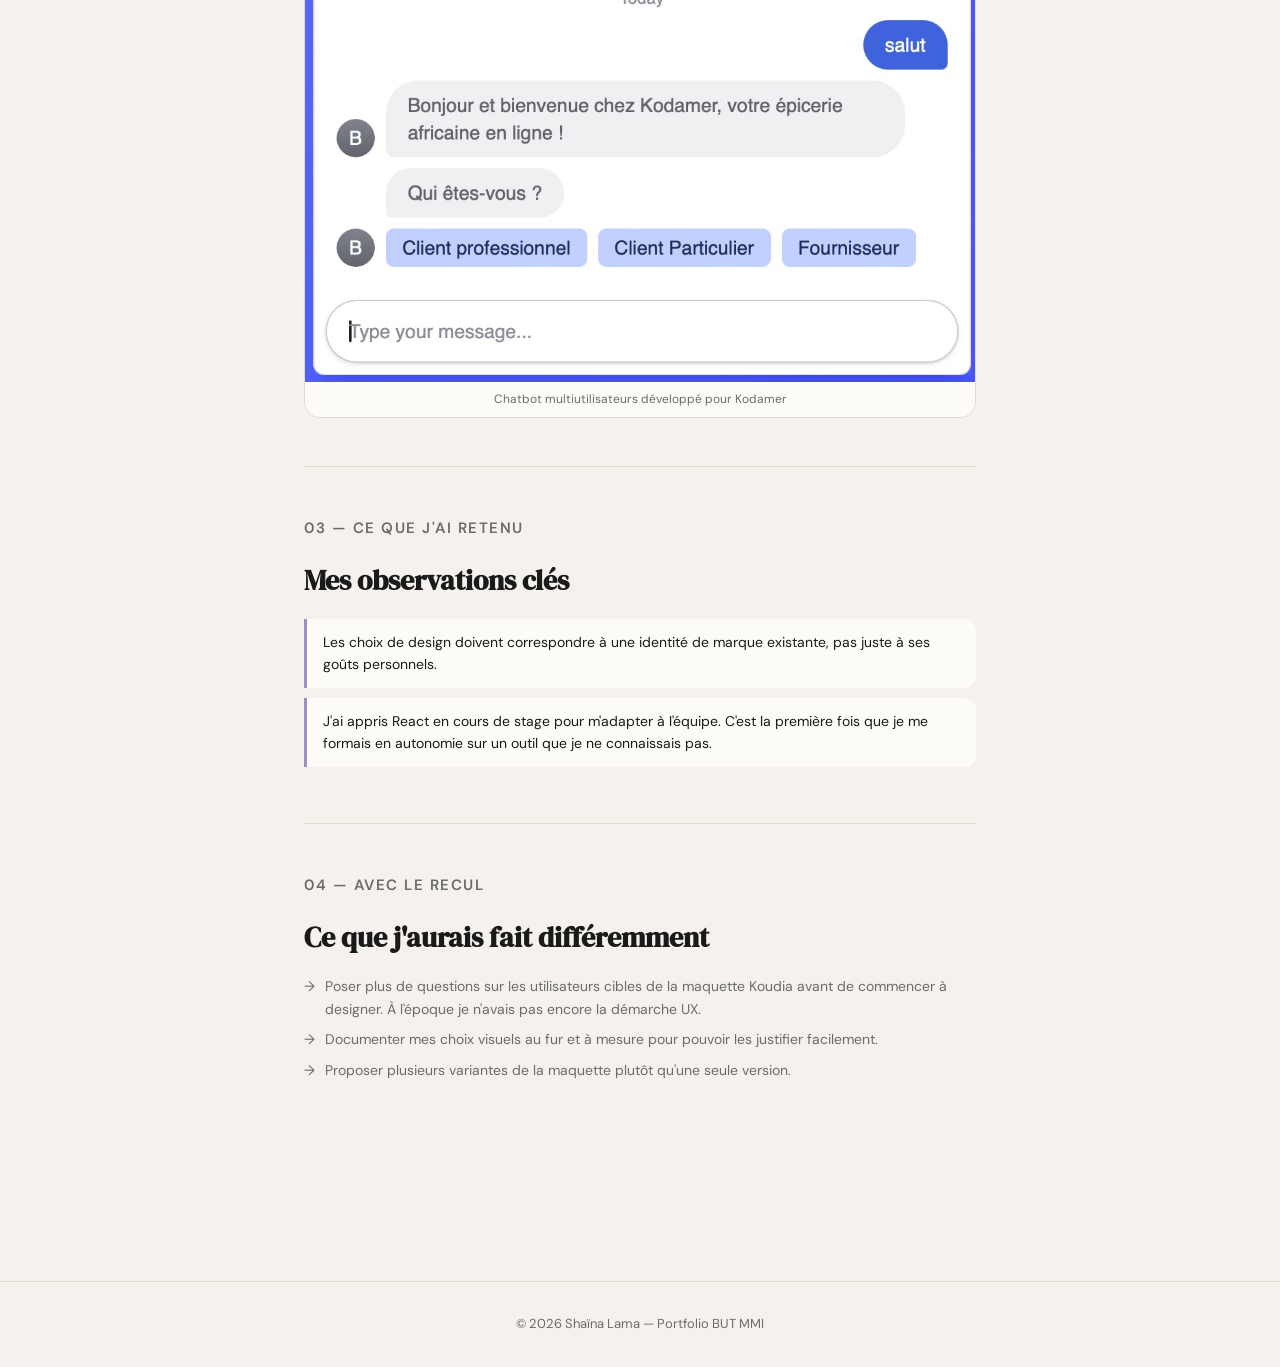
<file: kodamer.html>
<!DOCTYPE html>
<html lang="fr">
<head>
  <meta charset="UTF-8"/>
  <meta name="viewport" content="width=device-width, initial-scale=1.0"/>
  <title>Stage Kodamer — Shaïna Lama</title>
  <link rel="stylesheet" href="style.css"/>
  <style>
    .cs-hero { background:linear-gradient(135deg,#1a1a2e 0%,#2d1b4e 100%); padding:5rem 4rem; color:white; }
    .cs-hero-inner { max-width:1100px; margin:0 auto; }
    .back-link { display:inline-flex; align-items:center; gap:6px; font-size:13px; color:rgba(255,255,255,0.5); text-decoration:none; margin-bottom:2rem; transition:color 0.2s; }
    .back-link:hover { color:white; }
    .cs-hero h1 { font-family:'DM Serif Display',serif; font-size:clamp(2.5rem,5vw,4rem); line-height:1.1; margin-bottom:1rem; color:white; }
    .cs-hero p { font-size:17px; color:rgba(255,255,255,0.7); max-width:560px; line-height:1.7; margin-bottom:1.5rem; }
    .cs-hero .tag { background:rgba(255,255,255,0.15); color:rgba(255,255,255,0.9); }
    .cs-body { max-width:800px; margin:0 auto; padding:4rem 4rem 5rem; }
    .cs-section { margin-bottom:3.5rem; }
    .cs-label { font-size:11px; font-weight:600; letter-spacing:0.1em; text-transform:uppercase; color:var(--violet); margin-bottom:1rem; }
    .cs-section h2 { font-family:'DM Serif Display',serif; font-size:1.75rem; margin-bottom:1rem; color:var(--text); }
    .cs-section p { font-size:15px; color:var(--text-muted); line-height:1.8; margin-bottom:1rem; }
    .info-grid { display:grid; grid-template-columns:1fr 1fr; gap:12px; margin-bottom:2rem; }
    .info-box { background:var(--card-bg); border:1px solid var(--border); border-radius:12px; padding:1rem; }
    .info-label { font-size:11px; color:var(--text-muted); margin-bottom:4px; }
    .info-val { font-size:14px; font-weight:500; color:var(--text); }
    .mission-item { display:flex; gap:12px; margin-bottom:1.5rem; align-items:flex-start; }
    .mission-dot { width:8px; height:8px; border-radius:50%; background:var(--violet); flex-shrink:0; margin-top:6px; }
    .mission-title { font-size:14px; font-weight:600; color:var(--text); margin:0 0 4px; }
    .mission-desc { font-size:14px; color:var(--text-muted); margin:0; line-height:1.6; }
    .insight { border-left:3px solid var(--violet); padding:0.75rem 1rem; background:var(--card-bg); border-radius:0 12px 12px 0; margin-bottom:10px; font-size:14px; color:var(--text); line-height:1.6; }
    .next-item { display:flex; gap:10px; font-size:14px; color:var(--text-muted); line-height:1.6; margin-bottom:8px; }
    .divider { border:none; border-top:1px solid var(--border); margin:3rem 0; }
    .img-block { margin:1.5rem 0; border-radius:16px; overflow:hidden; border:1px solid var(--border); }
    .img-block img { width:100%; display:block; }
    .img-caption { font-size:12px; color:var(--text-muted); text-align:center; padding:0.5rem; background:var(--card-bg); }
    .img-grid { display:grid; grid-template-columns:1fr 1fr; gap:1rem; margin:1.5rem 0; }
    @media (max-width:768px) { .cs-hero{padding:3rem 1.5rem;} .cs-body{padding:3rem 1.5rem;} .info-grid{grid-template-columns:1fr;} .img-grid{grid-template-columns:1fr;} }
  </style>
</head>
<body>
  <nav>
    <!--<a href="index.html" class="logo">
        <img src="logo.png" alt="logo" width="50px">
    </a>-->

    <a href="index.html" class="logo">
      <img src="logo.png" alt="logo" width="50px">
  </a>
    <ul>
      <li><a href="index.html">Accueil</a></li>
      <li><a href="projets.html" class="active">Projets</a></li>
      <li><a href="apropos.html">À propos</a></li>
      <li><a href="contact.html">Contact</a></li>
    </ul>
  </nav>

  <div class="cs-hero">
    <div class="cs-hero-inner">
      <a href="projets.html" class="back-link">← Retour aux projets</a>
      <p style="font-size:12px;color:rgba(255,255,255,0.4);margin-bottom:8px;text-transform:uppercase;letter-spacing:0.08em;">Expérience professionnelle — Stage BTS</p>
      <h1>Stage chez<br/>Kodamer</h1>
      <p>Développement web et design d'interfaces pour une épicerie africaine en ligne et ses partenaires.</p>
      <span class="tag">React</span><span class="tag">Node.js</span><span class="tag">Figma</span><span class="tag">Front-end</span><span class="tag">Maquette UI</span>
    </div>
  </div>

  <div class="cs-body">
    <div class="cs-section">
      <p class="cs-label">01 — L'entreprise</p>
      <h2>Kodamer</h2>
      <p>Kodamer est une jeune startup spécialisée dans la vente de produits d'épicerie fine africaine en ligne. Lauréate du Prix Épicures du Site Marchand de l'Année 2024, elle développe activement sa plateforme e-commerce. Durant mon stage, j'ai travaillé à la fois pour Kodamer et pour Koudia, une entreprise partenaire du même secteur.</p>

      

    <hr class="divider"/>

    <div class="cs-section">
      <p class="cs-label">02 — Mes missions</p>
      <h2>Ce que j'ai réalisé</h2>
      <div class="mission-item">
        <div class="mission-dot"></div>
        <div><p class="mission-title">Développement front-end du site Kodamer</p><p class="mission-desc"> Aide la chef d’équipe à créer l'interface utilisateur du site en React. Optimisation des pages existantes, intégration de nouvelles fonctionnalités visuelles.</p></div>
      </div>
      <div class="mission-item">
        <div class="mission-dot"></div>
        <div><p class="mission-title">Maquette du site de réservation Koudia</p><p class="mission-desc">Aide la chef d’équipe à créer l'interface utilisateur du site en React. Optimisation des pages existantes, intégration de nouvelles fonctionnalités visuelles.</p></div>
      </div>
      <div class="mission-item">
        <div class="mission-dot"></div>
        <div><p class="mission-title">Chatbot pour le service client Kodamer</p><p class="mission-desc">Création d'un chatbot avec Botpress pour accompagner trois types d'utilisateurs : clients particuliers, clients professionnels et fournisseurs. Chaque profil bénéficie d'un parcours personnalisé.</p></div>
      </div>

      <div class="img-grid">
        <div class="img-block"><img src="img-kodamer-front.png" alt="Développement front-end Kodamer"/><div class="img-caption">Développement front-end — profils utilisateurs</div></div>
        <div class="img-block"><img src="img-kodamer-code.png" alt="Code React Kodamer"/><div class="img-caption">Développement React</div></div>
      </div>
      <div class="img-block"><img src="img-kodamer-koudia.png" alt="Maquette site réservation Koudia"/><div class="img-caption">Maquette UI — site de réservation Koudia</div></div>
    </div>
    <div class="img-block">
        <img src="img-kodamer-chatbot.png" alt="Chatbot Kodamer"/>
        <div class="img-caption">Chatbot multiutilisateurs développé pour Kodamer</div>
      </div>

    <hr class="divider"/>

    <div class="cs-section">
      <p class="cs-label">03 — Ce que j'ai retenu</p>
      <h2>Mes observations clés</h2>
      <div class="insight">Les choix de design doivent correspondre à une identité de marque existante, pas juste à ses goûts personnels.</div>
      <div class="insight">J'ai appris React en cours de stage pour m'adapter à l'équipe. 
        C'est la première fois que je me formais en autonomie sur un outil que je ne connaissais pas.</div>
    </div>

    <hr class="divider"/>

    <div class="cs-section">
      <p class="cs-label">04 — Avec le recul</p>
      <h2>Ce que j'aurais fait différemment</h2>
      <div class="next-item"><span>→</span> Poser plus de questions sur les utilisateurs cibles de la maquette Koudia avant de commencer à designer. À l'époque je n'avais pas encore la démarche UX.</div>
      <div class="next-item"><span>→</span> Documenter mes choix visuels au fur et à mesure pour pouvoir les justifier facilement.</div>
      <div class="next-item"><span>→</span> Proposer plusieurs variantes de la maquette plutôt qu'une seule version.</div>
    </div>

  </div>

    </div>
  <footer><p>© 2026 Shaïna Lama — Portfolio BUT MMI</p></footer>
</body>
</html>
</file>
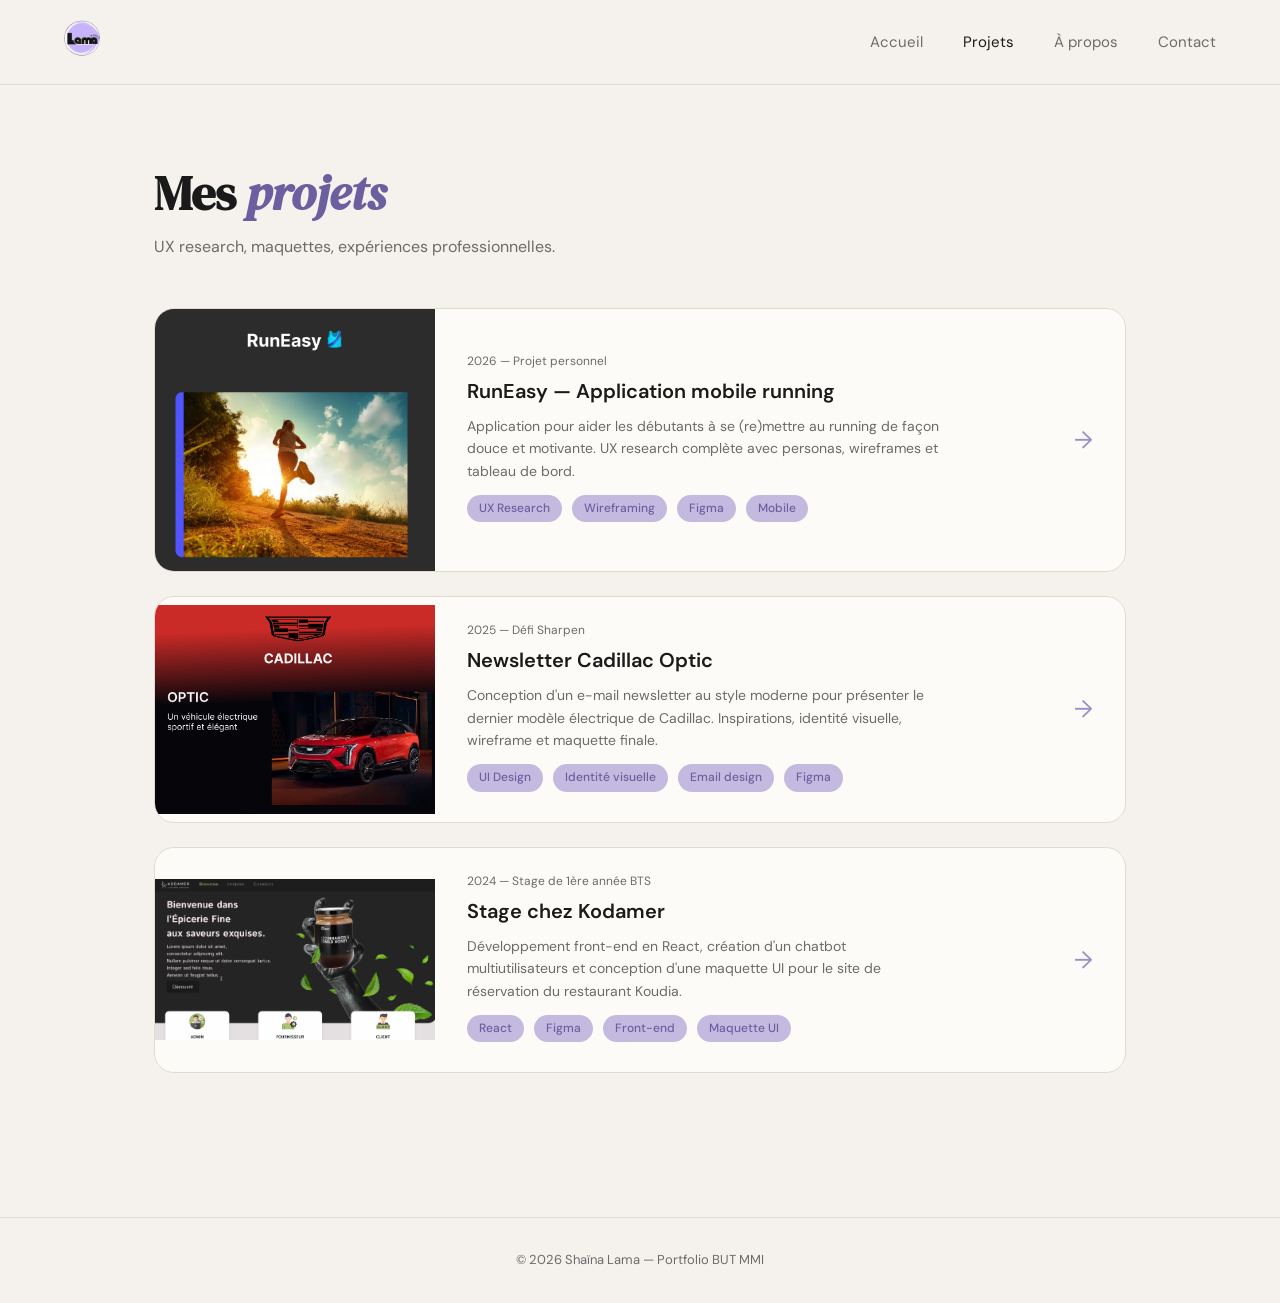
<file: projets.html>
<!DOCTYPE html>
<html lang="fr">
<head>
  <meta charset="UTF-8"/>
  <meta name="viewport" content="width=device-width, initial-scale=1.0"/>
  <title>Projets — Shaïna Lama</title>
  <link rel="stylesheet" href="style.css"/>
  <style>
    .page-hero {
      max-width: 1100px;
      margin: 0 auto;
      padding: 5rem 4rem 3rem;
    }

    .page-hero h1 {
      font-family: 'DM Serif Display', serif;
      font-size: clamp(2rem, 4vw, 3rem);
      line-height: 1.2;
      margin-bottom: 0.75rem;
    }

    .page-hero h1 em { font-style: italic; color: var(--violet-dark); }

    .page-hero p {
      font-size: 16px;
      color: var(--text-muted);
    }

    .projects-list {
      max-width: 1100px;
      margin: 0 auto;
      padding: 0 4rem 5rem;
      display: flex;
      flex-direction: column;
      gap: 1.5rem;
    }

    .project-row {
      display: grid;
      grid-template-columns: 280px 1fr auto;
      align-items: center;
      gap: 2rem;
      background: var(--card-bg);
      border: 1px solid var(--border);
      border-radius: 20px;
      overflow: hidden;
      text-decoration: none;
      color: inherit;
      transition: transform 0.25s, box-shadow 0.25s;
    }

    .project-row:hover {
      transform: translateY(-3px);
      box-shadow: 0 12px 40px rgba(0,0,0,0.07);
    }

    .row-thumb {
      height: 160px;
      display: flex;
      align-items: center;
      justify-content: center;
      font-size: 1.5rem;
      font-weight: 700;
      letter-spacing: -0.02em;
    }

    .row-thumb.runeasy { background: linear-gradient(135deg, #1a1a2e, #2d1b4e); color: #C4BAE0; }
    .row-thumb.cadillac { background: linear-gradient(135deg, #05050A, #2a0800); color: #E04B0A; }
    .row-thumb.kodamer { background: linear-gradient(135deg, #1a2e1a, #0d1f0d); color: #7AC47A; }

    .row-content { padding: 1.5rem 0; }

    .row-year {
      font-size: 12px;
      color: var(--text-muted);
      margin-bottom: 4px;
    }

    .row-title {
      font-size: 20px;
      font-weight: 600;
      margin-bottom: 8px;
      color: var(--text);
    }

    .row-desc {
      font-size: 14px;
      color: var(--text-muted);
      line-height: 1.6;
      margin-bottom: 12px;
      max-width: 480px;
    }

    .row-arrow {
      padding-right: 2rem;
      font-size: 1.5rem;
      color: var(--violet);
      flex-shrink: 0;
    }

    @media (max-width: 768px) {
      .page-hero { padding: 3rem 1.5rem 2rem; }
      .projects-list { padding: 0 1.5rem 3rem; }
      .project-row { grid-template-columns: 1fr; }
      .row-thumb { height: 120px; }
      .row-content { padding: 1.25rem 1.25rem 0; }
      .row-arrow { padding: 1rem 1.25rem; }
    }
  </style>
</head>
<body>
  <!--<a href="index.html" class="logo">
        <img src="logo.png" alt="logo" width="50px">
    </a>-->

  <nav>
    <a href="index.html" class="logo">
        <img src="logo.png" alt="logo" width="50px">
    </a>
    </div>
    <ul>
      <li><a href="index.html">Accueil</a></li>
      <li><a href="projets.html" class="active">Projets</a></li>
      <li><a href="apropos.html">À propos</a></li>
      <li><a href="contact.html">Contact</a></li>
    </ul>
  </nav>

  <div class="page-hero">
    <h1 class="fade-up">Mes <em>projets</em></h1>
    <p class="fade-up-2">UX research, maquettes, expériences professionnelles.</p>
  </div>

  <div class="projects-list">
    <a href="runeasy.html" class="project-row fade-up-2">
      <img src="Runeasy.png" width="280px" srcset="">
      <div class="row-content">
        <p class="row-year">2026 — Projet personnel</p>
        <p class="row-title">RunEasy — Application mobile running</p>
        <p class="row-desc">Application pour aider les débutants à se (re)mettre au running de façon douce et motivante. UX research complète avec personas, wireframes et tableau de bord.</p>
        <div>
          <span class="tag">UX Research</span>
          <span class="tag">Wireframing</span>
          <span class="tag">Figma</span>
          <span class="tag">Mobile</span>
        </div>
      </div>
      <div class="row-arrow">→</div>
    </a>

    <a href="cadillac.html" class="project-row fade-up-3">
      <img src="cadillac.png" width="280px" srcset="">
      <div class="row-content">
        <p class="row-year">2025 — Défi Sharpen</p>
        <p class="row-title">Newsletter Cadillac Optic</p>
        <p class="row-desc">Conception d'un e-mail newsletter au style moderne pour présenter le dernier modèle électrique de Cadillac. Inspirations, identité visuelle, wireframe et maquette finale.</p>
        <div>
          <span class="tag">UI Design</span>
          <span class="tag">Identité visuelle</span>
          <span class="tag">Email design</span>
          <span class="tag">Figma</span>
        </div>
      </div>
      <div class="row-arrow">→</div>
    </a>

    <a href="kodamer.html" class="project-row fade-up-4">
      <!--<div class="row-thumb kodamer">KODAMER</div>-->
      <img src="kodamer_react.png" width="280px" srcset="">
      <div class="row-content">
        <p class="row-year">2024 — Stage de 1ère année BTS</p>
        <p class="row-title">Stage chez Kodamer</p>
        <p class="row-desc">Développement front-end en React, création d'un chatbot multiutilisateurs et conception d'une maquette UI pour le site de réservation du restaurant Koudia.</p>
        <div>
          <span class="tag">React</span>
          <span class="tag">Figma</span>
          <span class="tag">Front-end</span>
          <span class="tag">Maquette UI</span>
        </div>
      </div>
      <div class="row-arrow">→</div>
    </a>
  </div>

  <footer>
    <p>© 2026 Shaïna Lama — Portfolio BUT MMI</p>
  </footer>

</body>
</html>
</file>
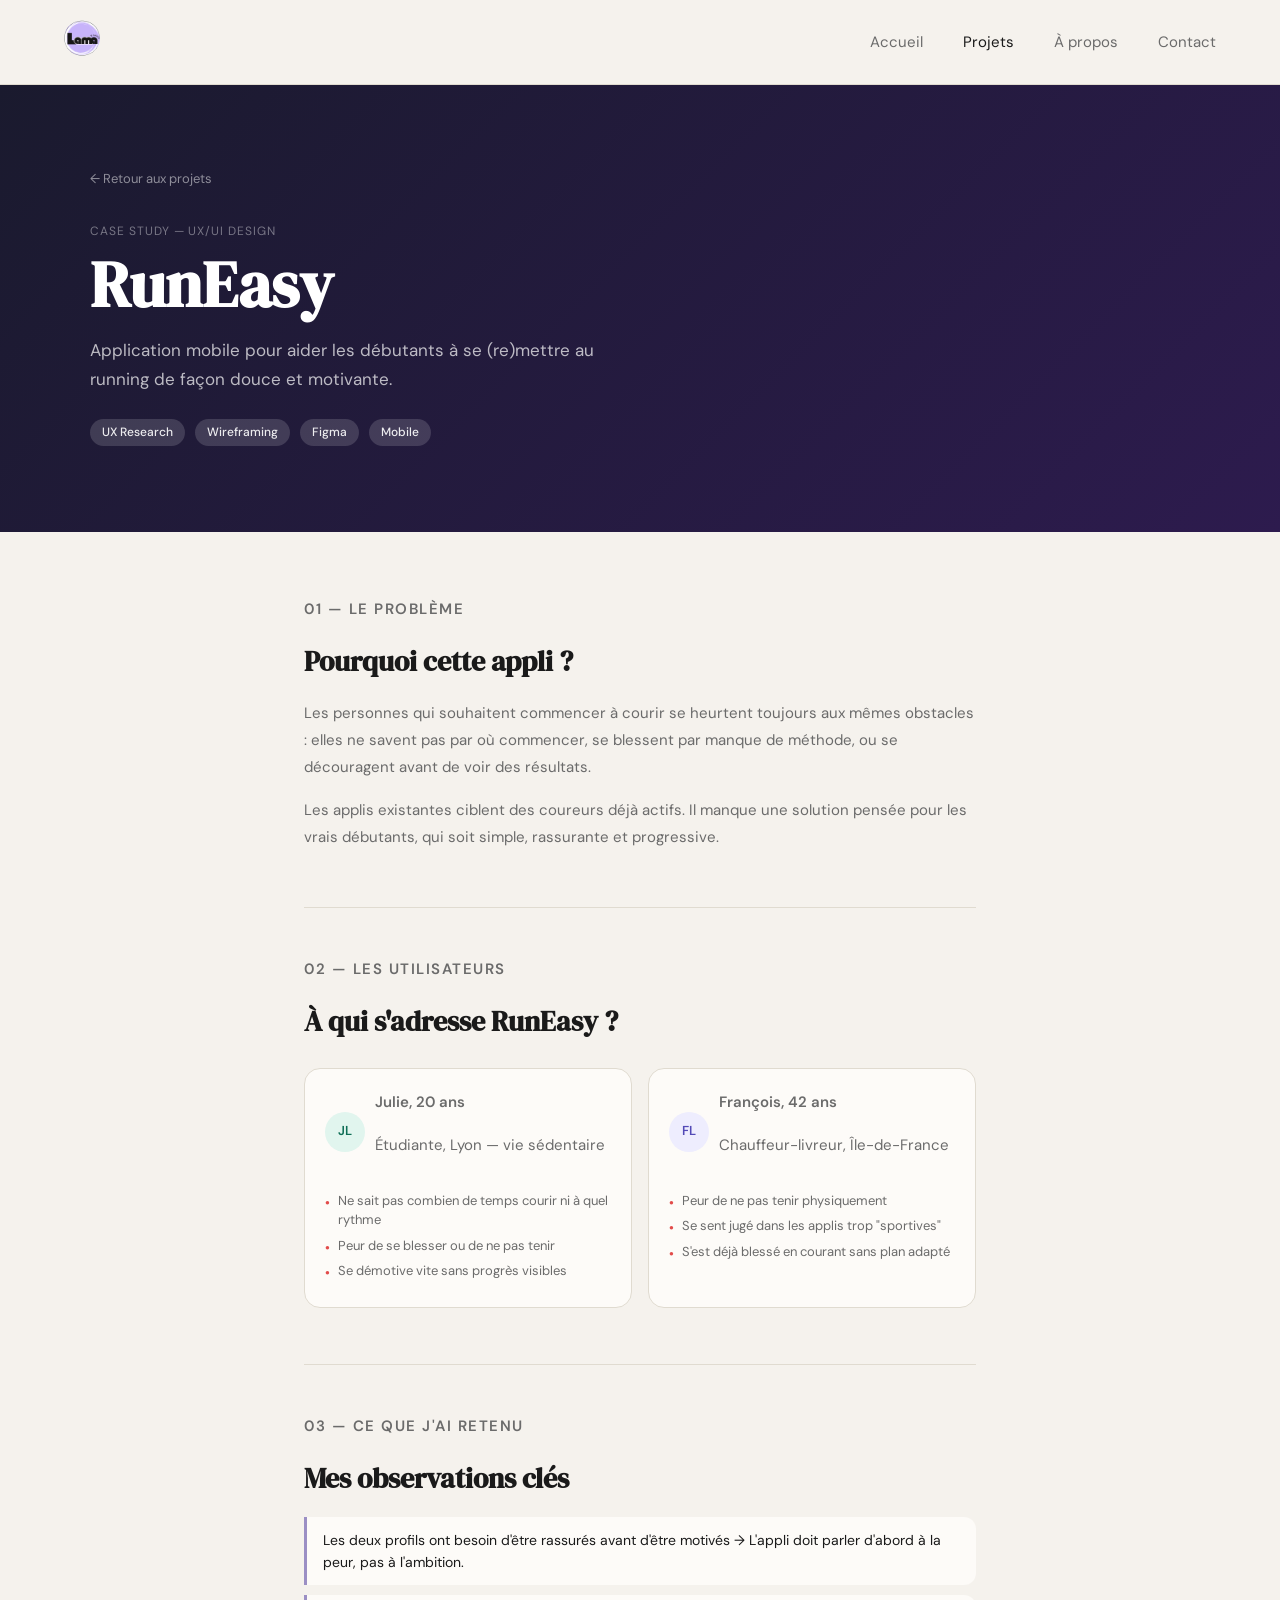
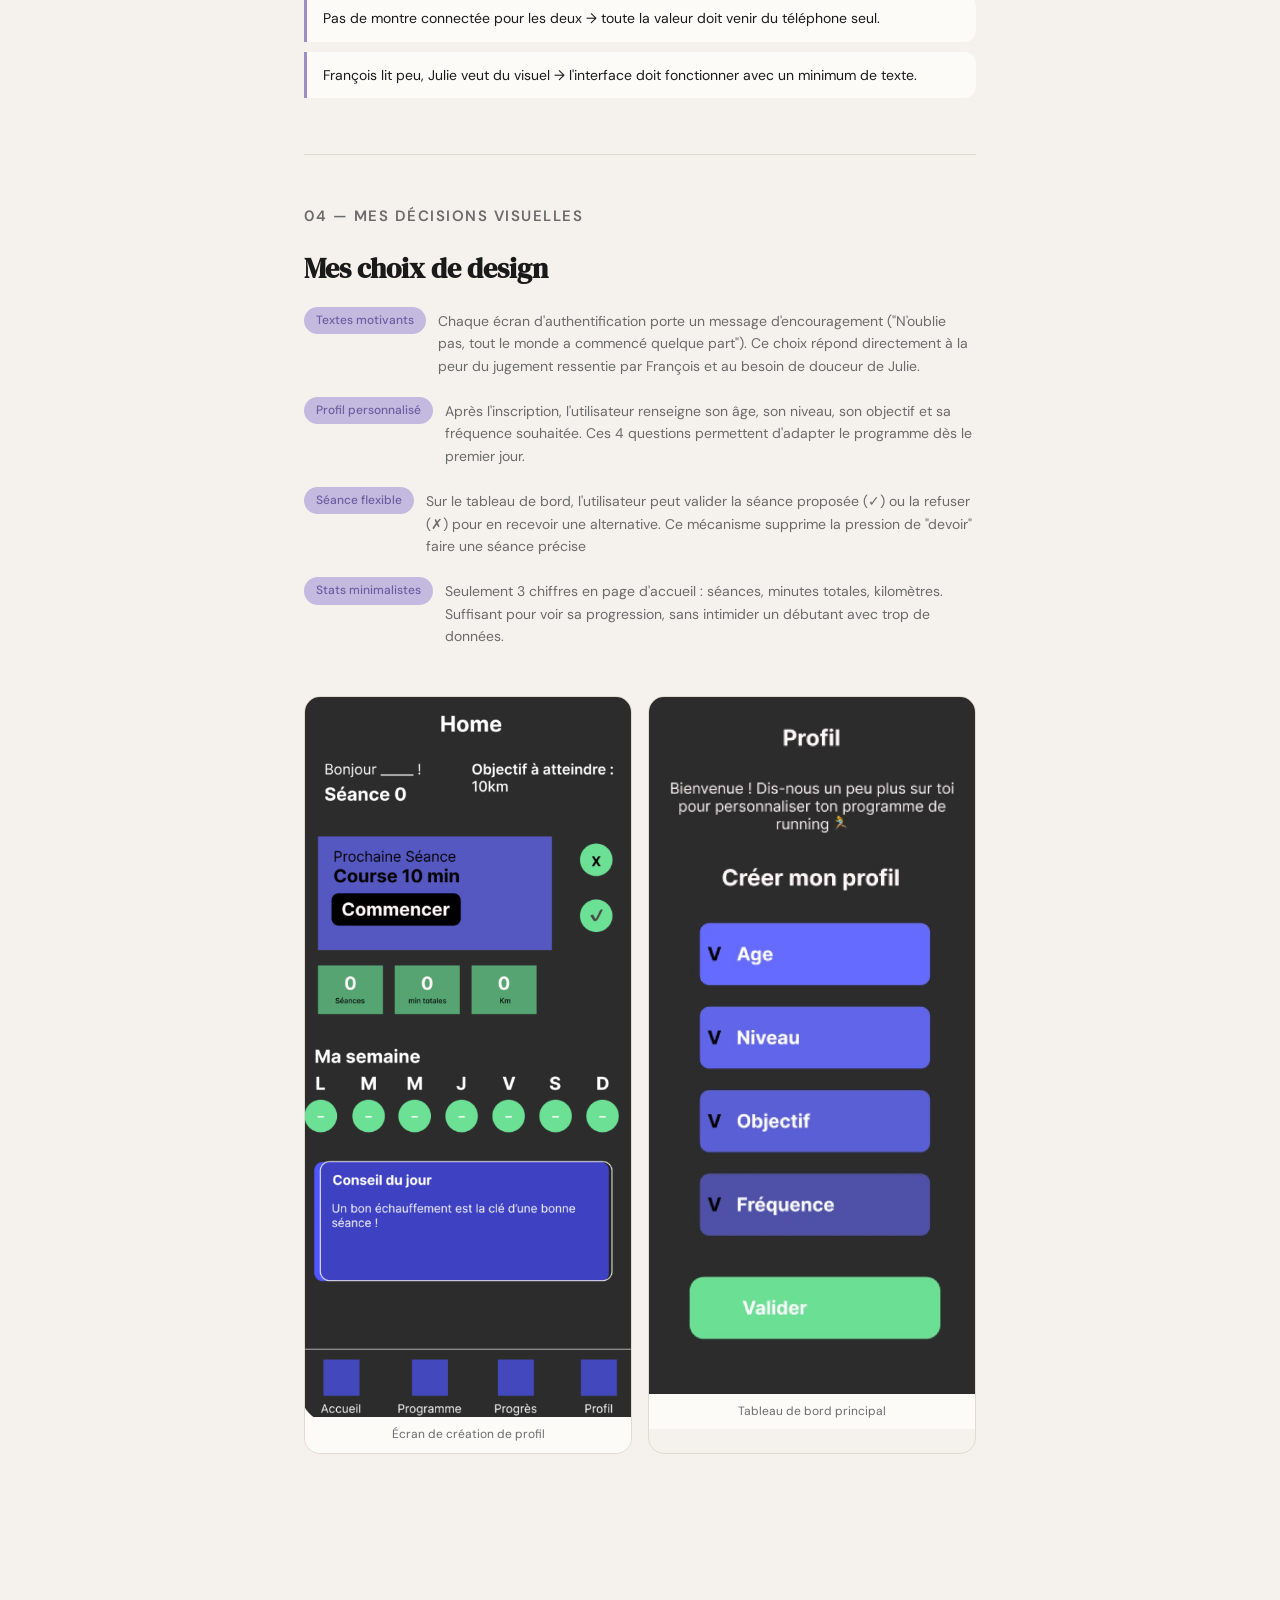
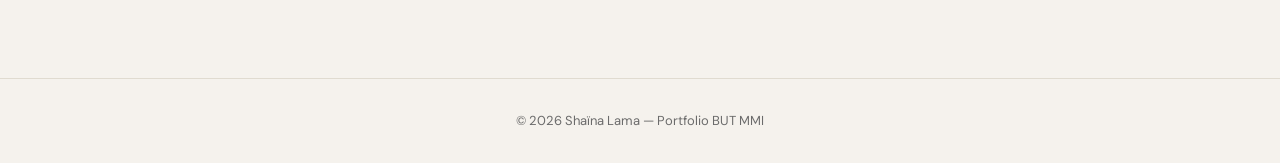
<file: runeasy.html>
<!DOCTYPE html>
<html lang="fr">
<head>
  <meta charset="UTF-8"/>
  <meta name="viewport" content="width=device-width, initial-scale=1.0"/>
  <title>RunEasy — Shaïna Lama</title>
  <link rel="stylesheet" href="style.css"/>
  <style>
    .cs-hero { background:linear-gradient(135deg,#1a1a2e 0%,#2d1b4e 100%); padding:5rem 4rem; color:white; }
    .cs-hero-inner { max-width:1100px; margin:0 auto; }
    .back-link { display:inline-flex; align-items:center; gap:6px; font-size:13px; color:rgba(255,255,255,0.5); text-decoration:none; margin-bottom:2rem; transition:color 0.2s; }
    .back-link:hover { color:white; }
    .cs-hero h1 { font-family:'DM Serif Display',serif; font-size:clamp(2.5rem,5vw,4rem); line-height:1.1; margin-bottom:1rem; color:white; }
    .cs-hero p { font-size:17px; color:rgba(255,255,255,0.7); max-width:560px; line-height:1.7; margin-bottom:1.5rem; }
    .cs-hero .tag { background:rgba(255,255,255,0.15); color:rgba(255,255,255,0.9); }
    .cs-body { max-width:800px; margin:0 auto; padding:4rem 4rem 5rem; }
    .cs-section { margin-bottom:3.5rem; }
    .cs-label { font-size:11px; font-weight:600; letter-spacing:0.1em; text-transform:uppercase; color:var(--violet); margin-bottom:1rem; }
    .cs-section h2 { font-family:'DM Serif Display',serif; font-size:1.75rem; margin-bottom:1rem; color:var(--text); }
    .cs-section p { font-size:15px; color:var(--text-muted); line-height:1.8; margin-bottom:1rem; }
    .personas-grid { display:grid; grid-template-columns:1fr 1fr; gap:1rem; margin-top:1.5rem; }
    .persona-card { background:var(--card-bg); border:1px solid var(--border); border-radius:16px; padding:1.25rem; }
    .persona-head { display:flex; align-items:center; gap:10px; margin-bottom:1rem; }
    .persona-avatar { width:40px; height:40px; border-radius:50%; display:flex; align-items:center; justify-content:center; font-size:13px; font-weight:600; }
    .avatar-j { background:#E1F5EE; color:#0F6E56; }
    .avatar-f { background:#EEEDFE; color:#534AB7; }
    .persona-name { font-size:14px; font-weight:600; color:var(--text); }
    .persona-sub { font-size:12px; color:var(--text-muted); }
    .pain-list { list-style:none; }
    .pain-list li { display:flex; align-items:flex-start; gap:8px; font-size:13px; color:var(--text-muted); margin-bottom:6px; line-height:1.5; }
    .pain-list li::before { content:'●'; color:#E24B4A; font-size:8px; flex-shrink:0; margin-top:5px; }
    .insight { border-left:3px solid var(--violet); padding:0.75rem 1rem; background:var(--card-bg); border-radius:0 12px 12px 0; margin-bottom:10px; font-size:14px; color:var(--text); line-height:1.6; }
    .choice-item { display:flex; gap:12px; margin-bottom:1.25rem; align-items:flex-start; }
    .choice-chip { font-size:12px; font-weight:500; background:var(--violet-light); color:var(--violet-dark); padding:4px 12px; border-radius:20px; white-space:nowrap; flex-shrink:0; }
    .choice-item p { font-size:14px; color:var(--text-muted); line-height:1.6; margin:0; padding-top:3px; }
    .next-item { display:flex; gap:10px; font-size:14px; color:var(--text-muted); line-height:1.6; margin-bottom:8px; }
    .divider { border:none; border-top:1px solid var(--border); margin:3rem 0; }
    .img-block { margin:1.5rem 0; border-radius:16px; overflow:hidden; border:1px solid var(--border); }
    .img-block img { width:100%; display:block; }
    .img-caption { font-size:12px; color:var(--text-muted); text-align:center; padding:0.5rem; background:var(--card-bg); }
    .img-grid { display:grid; grid-template-columns:1fr 1fr; gap:1rem; margin:1.5rem 0; }
    @media (max-width:768px) { .cs-hero{padding:3rem 1.5rem;} .cs-body{padding:3rem 1.5rem;} .personas-grid{grid-template-columns:1fr;} .img-grid{grid-template-columns:1fr;} }
  </style>
</head>
<body>
  <!--<a href="index.html" class="logo">
        <img src="logo.png" alt="logo" width="50px">
    </a>-->

    
  <nav>
    <a href="index.html" class="logo">
      <img src="logo.png" alt="logo" width="50px">
  </a>
    <ul>
      <li><a href="index.html">Accueil</a></li>
      <li><a href="projets.html" class="active">Projets</a></li>
      <li><a href="apropos.html">À propos</a></li>
      <li><a href="contact.html">Contact</a></li>
    </ul>
  </nav>

  <div class="cs-hero">
    <div class="cs-hero-inner">
      <a href="projets.html" class="back-link">← Retour aux projets</a>
      <p style="font-size:12px;color:rgba(255,255,255,0.4);margin-bottom:8px;text-transform:uppercase;letter-spacing:0.08em;">Case study — UX/UI design</p>
      <h1>RunEasy</h1>
      <p>Application mobile pour aider les débutants à se (re)mettre au running de façon douce et motivante.</p>
      <span class="tag">UX Research</span>
      <span class="tag">Wireframing</span>
      <span class="tag">Figma</span>
      <span class="tag">Mobile</span>
    </div>
  </div>

  <div class="cs-body">

    <div class="cs-section">
      <p class="cs-label">01 — Le problème</p>
      <h2>Pourquoi cette appli ?</h2>
      <p>Les personnes qui souhaitent commencer à courir se heurtent toujours aux mêmes obstacles : elles ne savent pas par où commencer, se blessent par manque de méthode, ou se découragent avant de voir des résultats.</p>
      <p>Les applis existantes ciblent des coureurs déjà actifs. Il manque une solution pensée pour les vrais débutants, qui soit simple, rassurante et progressive.</p>
    </div>

    <hr class="divider"/>

    <div class="cs-section">
      <p class="cs-label">02 — Les utilisateurs</p>
      <h2>À qui s'adresse RunEasy ?</h2>
      <div class="personas-grid">
        <div class="persona-card">
          <div class="persona-head">
            <div class="persona-avatar avatar-j">JL</div>
            <div>
              <p class="persona-name">Julie, 20 ans</p>
              <p class="persona-sub">Étudiante, Lyon — vie sédentaire</p>
            </div>
          </div>
          <ul class="pain-list">
            <li>Ne sait pas combien de temps courir ni à quel rythme</li>
            <li>Peur de se blesser ou de ne pas tenir</li>
            <li>Se démotive vite sans progrès visibles</li>
          </ul>
        </div>
        <div class="persona-card">
          <div class="persona-head">
            <div class="persona-avatar avatar-f">FL</div>
            <div>
              <p class="persona-name">François, 42 ans</p>
              <p class="persona-sub">Chauffeur-livreur, Île-de-France</p>
            </div>
          </div>
          <ul class="pain-list">
            <li>Peur de ne pas tenir physiquement</li>
            <li>Se sent jugé dans les applis trop "sportives"</li>
            <li>S'est déjà blessé en courant sans plan adapté</li>
          </ul>
        </div>
      </div>
    </div>

    <hr class="divider"/>

    <div class="cs-section">
      <p class="cs-label">03 — Ce que j'ai retenu</p>
      <h2>Mes observations clés</h2>
      <div class="insight">Les deux profils ont besoin d'être rassurés avant d'être motivés → L'appli doit parler d'abord à la peur, pas à l'ambition.</div>
      <div class="insight">Pas de montre connectée pour les deux → toute la valeur doit venir du téléphone seul.</div>
      <div class="insight">François lit peu, Julie veut du visuel → l'interface doit fonctionner avec un minimum de texte.</div>
    </div>

    <hr class="divider"/>

    <div class="cs-section">
      <p class="cs-label">04 — Mes décisions visuelles</p>
      <h2>Mes choix de design</h2>
      <div class="choice-item">
        <span class="choice-chip">Textes motivants</span>
        <p>Chaque écran d'authentification porte un message d'encouragement 
          ("N'oublie pas, tout le monde a commencé quelque part"). Ce choix 
          répond directement à la peur du jugement ressentie par François 
          et au besoin de douceur de Julie.</p>
      </div>
      <div class="choice-item">
        <span class="choice-chip">Profil personnalisé</span>
        <p>Après l'inscription, l'utilisateur renseigne son âge, son niveau, son 
          objectif et sa fréquence souhaitée. Ces 4 questions permettent 
          d'adapter le programme dès le premier jour.</p>
      </div>
      <div class="choice-item">
        <span class="choice-chip">Séance flexible</span>
        <p>Sur le tableau de bord, l'utilisateur peut valider la séance proposée (✓) 
          ou la refuser (✗) pour en recevoir une alternative. Ce mécanisme 
          supprime la pression de "devoir" faire une séance précise</p>
      </div>
      <div class="choice-item">
        <span class="choice-chip">Stats minimalistes</span>
        <p>Seulement 3 chiffres en page d'accueil : séances, minutes totales, 
          kilomètres. Suffisant pour voir sa progression, sans intimider un 
          débutant avec trop de données.</p>
      </div>

      <div class="img-grid">
        <div class="img-block">
          <img src="img-runeasy-profil.png" alt="Écran profil RunEasy"/>
          <div class="img-caption">Écran de création de profil</div>
        </div>
        <div class="img-block">
          <img src="img-runeasy-home.png" alt="Tableau de bord RunEasy"/>
          <div class="img-caption">Tableau de bord principal</div>
        </div>
      </div>
    </div>



  </div>

  <footer><p>© 2026 Shaïna Lama — Portfolio BUT MMI</p></footer>
</body>
</html>
</file>
<file: style.css>
@import url('https://fonts.googleapis.com/css2?family=DM+Sans:ital,wght@0,300;0,400;0,500;0,600;1,300&family=DM+Serif+Display:ital@0;1&display=swap');

:root {
  --beige: #F5F2ED;
  --violet: #9B8FC4;
  --violet-light: #C4BAE0;
  --violet-dark: #6B5FA0;
  --text: #1A1A1A;
  --text-muted: #6B6B6B;
  --white: #FFFFFF;
  --border: #E0DBD0;
  --card-bg: #FDFBF8;
}

* {
  margin: 0;
  padding: 0;
  box-sizing: border-box;
}

html {
  scroll-behavior: smooth;
}

body {
  font-family: 'DM Sans', sans-serif;
  background-color: var(--beige);
  color: var(--text);
  line-height: 1.6;
}

/* NAV */
nav {
  display: flex;
  align-items: center;
  justify-content: space-between;
  padding: 1.25rem 4rem;
  background: var(--beige);
  border-bottom: 1px solid var(--border);
  position: sticky;
  top: 0;
  z-index: 100;
}

.logo img {
  height: 36px;
  width: 36px;
  border-radius: 50%;
  object-fit: cover;
}

.logo-placeholder {
  width: 36px;
  height: 36px;
  border-radius: 50%;
  background: var(--violet);
  display: flex;
  align-items: center;
  justify-content: center;
  font-size: 12px;
  font-weight: 600;
  color: white;
  letter-spacing: 0.05em;
}

nav ul {
  list-style: none;
  display: flex;
  gap: 2.5rem;
}

nav ul a {
  text-decoration: none;
  color: var(--text-muted);
  font-size: 15px;
  font-weight: 400;
  transition: color 0.2s;
}

nav ul a:hover,
nav ul a.active {
  color: var(--text);
}

/* BUTTONS */
.btn-primary {
  display: inline-block;
  background: var(--violet);
  color: white;
  padding: 0.7rem 1.5rem;
  border-radius: 8px;
  text-decoration: none;
  font-size: 14px;
  font-weight: 500;
  transition: background 0.2s, transform 0.2s;
  border: none;
  cursor: pointer;
}

.btn-primary:hover {
  background: var(--violet-dark);
  transform: translateY(-1px);
}

.btn-outline {
  display: inline-block;
  border: 1.5px solid var(--violet);
  color: var(--violet-dark);
  padding: 0.7rem 1.5rem;
  border-radius: 8px;
  text-decoration: none;
  font-size: 14px;
  font-weight: 500;
  transition: all 0.2s;
}

.btn-outline:hover {
  background: var(--violet);
  color: white;
  transform: translateY(-1px);
}

/* TAGS */
.tag {
  display: inline-block;
  background: var(--violet-light);
  color: var(--violet-dark);
  font-size: 12px;
  font-weight: 500;
  padding: 4px 12px;
  border-radius: 20px;
  margin-right: 6px;
  margin-bottom: 6px;
}

/* SECTION */
section {
  padding: 5rem 4rem;
  max-width: 1100px;
  margin: 0 auto;
}

/* FOOTER */
footer {
  text-align: center;
  padding: 2rem;
  font-size: 13px;
  color: var(--text-muted);
  border-top: 1px solid var(--border);
  margin-top: 4rem;
}

/* ANIMATIONS */
@keyframes fadeUp {
  from { opacity: 0; transform: translateY(24px); }
  to { opacity: 1; transform: translateY(0); }
}

.fade-up {
  animation: fadeUp 0.6s ease forwards;
}

.fade-up-2 { animation: fadeUp 0.6s ease 0.1s both; }
.fade-up-3 { animation: fadeUp 0.6s ease 0.2s both; }
.fade-up-4 { animation: fadeUp 0.6s ease 0.3s both; }

/* RESPONSIVE */
@media (max-width: 768px) {
  nav { padding: 1rem 1.5rem; }
  nav ul { gap: 1.25rem; }
  section { padding: 3rem 1.5rem; }
}
</file>
